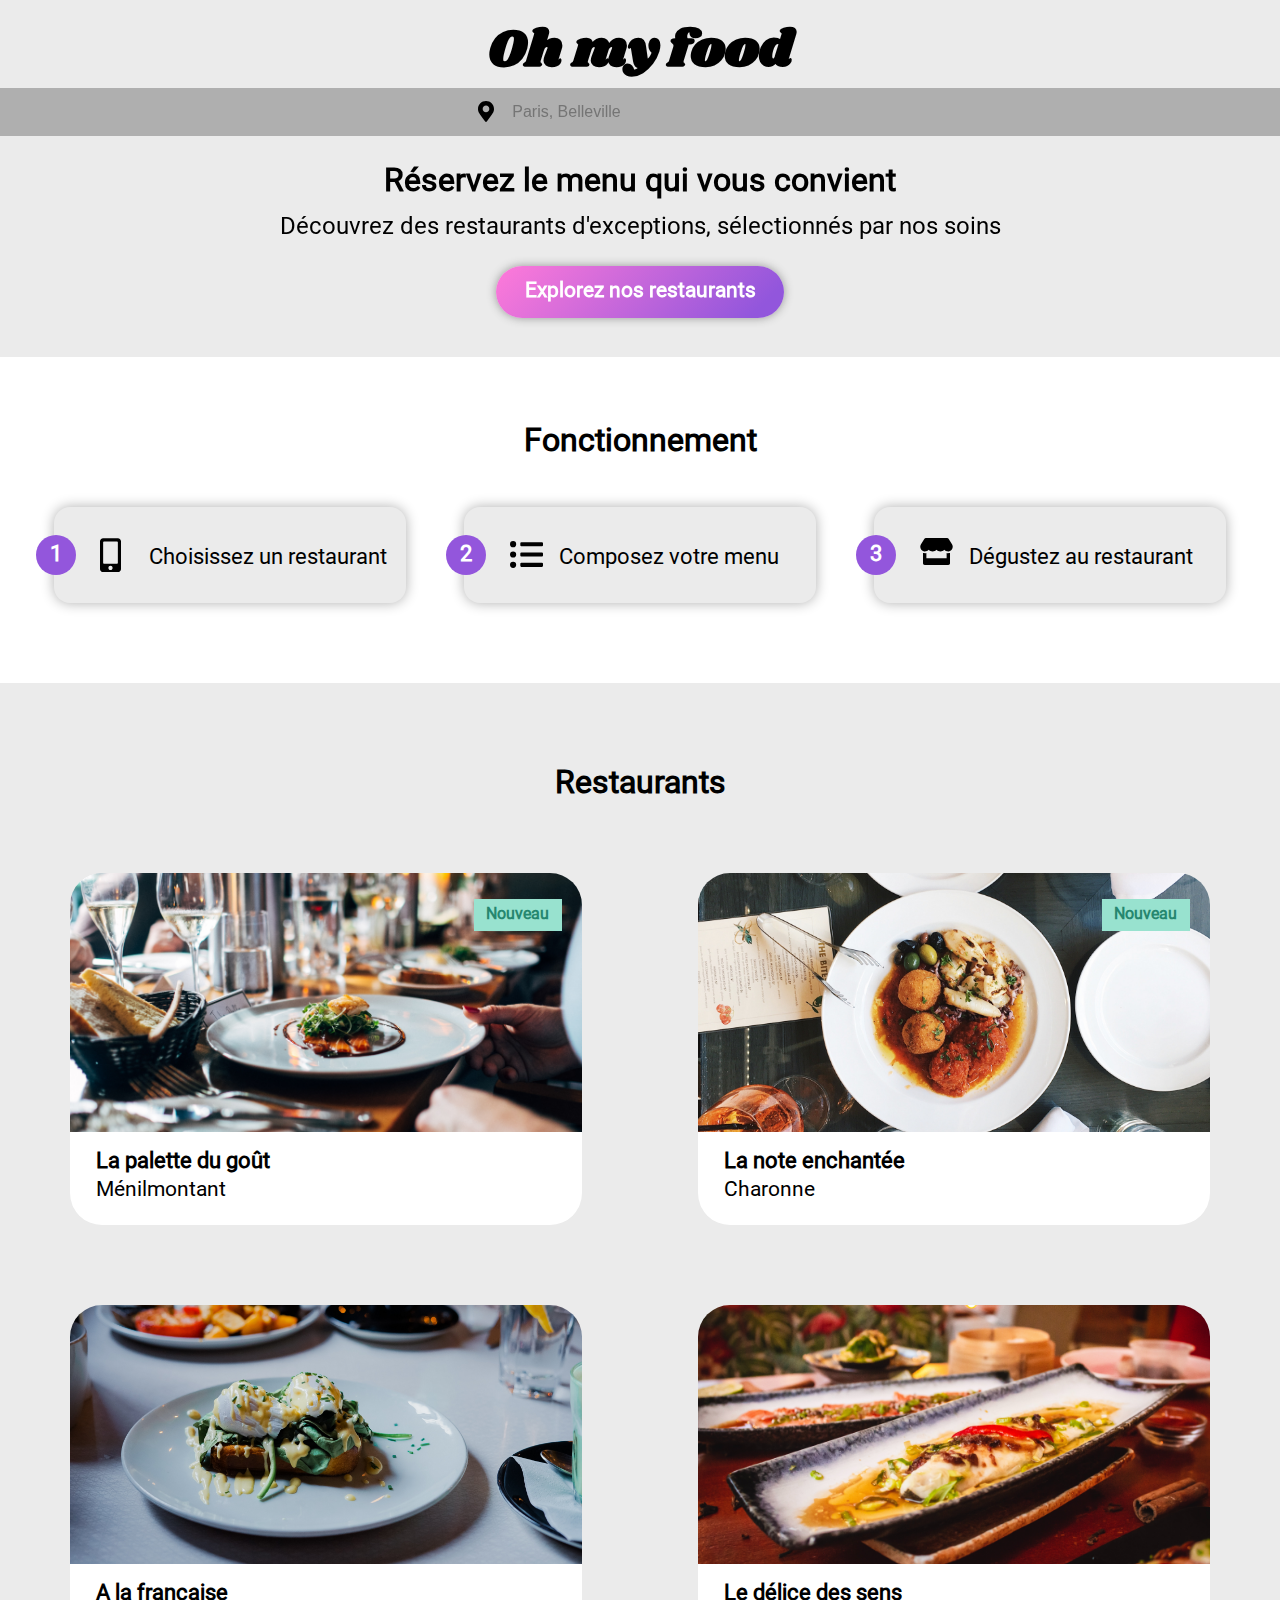
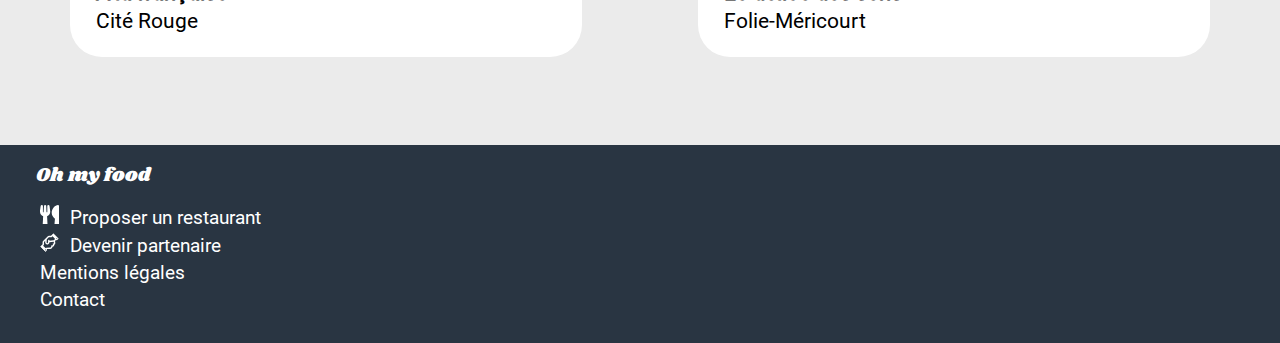
<file: index.html>
<!DOCTYPE html>
<html lang="fr">
<head>
    <meta charset="UTF-8">
    <meta http-equiv="X-UA-Compatible" content="IE=edge">
    <meta name="viewport" content="width=device-width, initial-scale=1.0">
    <link rel="stylesheet" href="https://use.fontawesome.com/releases/v5.15.3/css/all.css" integrity="sha384-SZXxX4whJ79/gErwcOYf+zWLeJdY/qpuqC4cAa9rOGUstPomtqpuNWT9wdPEn2fk" crossorigin="anonymous">
    <link rel="stylesheet" href="sass/main.css">
    <title>Accueil</title>
</head>
<body class="Accueil">
    <div class="conteneurPopUp">
        <div class="loadingspinner"></div>
    </div>
    <header class="header">
        <h1 class="header__logo">Oh my food</h1>
        <div class="header__localisation">
            <div class="header__localisation__icone"></div>
            <input class="header__localisation__champ" type="text" placeholder="Paris, Belleville">
        </div>
        <h2 class="header__titre1">Réservez le menu qui vous convient</h2>
        <h3 class="header__titre2">Découvrez des restaurants d'exceptions, sélectionnés par nos soins</h3>
        <div class="header__bouton">Explorez nos restaurants</div>
    </header>
    <section class="fonction">
        <h3 class="fonction__titre">Fonctionnement</h3>
        <article class="fonction__carte">
            <h4 class="fonction__carte__num">1</h4>
            <div class="fonction__carte__icone fonction__carte__icone--1"></div>
            <div class="fonction__carte__texte">Choisissez un restaurant</div>
        </article>
        <article class="fonction__carte">
            <h4 class="fonction__carte__num">2</h4>
            <div class="fonction__carte__icone fonction__carte__icone--2"></div>
            <div class="fonction__carte__texte">Composez votre menu</div>
        </article>
        <article class="fonction__carte">
            <h4 class="fonction__carte__num">3</h4>
            <div class="fonction__carte__icone fonction__carte__icone--3"></div>
            <div class="fonction__carte__texte">Dégustez au restaurant</div>
        </article>
    </section>
    <section class="resto">
        <h3 class="resto__titre">Restaurants</h3>
        <a href="menu_1.html" class="carte">
            <div class="carte__photo carte__photo--1">
                <div class="carte__photo__nouveau">Nouveau</div>
            </div>
            <div class="carte__nom">
                <p class="carte__nom__texte">La palette du goût</p>
                <div class="carte__nom__coeur">
                    <i class="far fa-heart"></i>
                    <i class="fas fa-heart"></i>        
                </div>    
            </div>
            <p class="carte__lieu">Ménilmontant</p>
        </a>
        <a href="menu_2.html" class="carte">
            <div class="carte__photo carte__photo--2">
                <div class="carte__photo__nouveau">Nouveau</div>
            </div>
            <div class="carte__nom">
                <p class="carte__nom__texte">La note enchantée</p>
                <div class="carte__nom__coeur">
                    <i class="far fa-heart"></i>
                    <i class="fas fa-heart"></i>        
                </div>    
            </div>
            <p class="carte__lieu">Charonne</p>
        </a>
        <a href="menu_3.html" class="carte">
            <div class="carte__photo carte__photo--3"></div>
            <div class="carte__nom">
                <p class="carte__nom__texte">A la française</p>
                <div class="carte__nom__coeur">
                    <i class="far fa-heart"></i>
                    <i class="fas fa-heart"></i>        
                </div>    
            </div>
            <p class="carte__lieu">Cité Rouge</p>
        </a>
        <a href="menu_4.html" class="carte">
            <div class="carte__photo carte__photo--4"></div>
            <div class="carte__nom">
                <p class="carte__nom__texte">Le délice des sens</p>
                <div class="carte__nom__coeur">
                    <i class="far fa-heart"></i>
                    <i class="fas fa-heart"></i>        
                </div>    
            </div>
            <p class="carte__lieu">Folie-Méricourt</p>
        </a>
    </section>
    <footer class="footer">
        <div class="footer__logo">Oh my food</div>
        <nav class="footer__navigation">
            <ul>
                <li>Proposer un restaurant</li>
                <li>Devenir partenaire</li>
                <li>Mentions légales</li>
                <li><a href="mailto:P3-10032021OhMyFood@orange.fr">Contact</a></li>
            </ul>
        </nav>
    </footer>
</body>
</html>
</file>
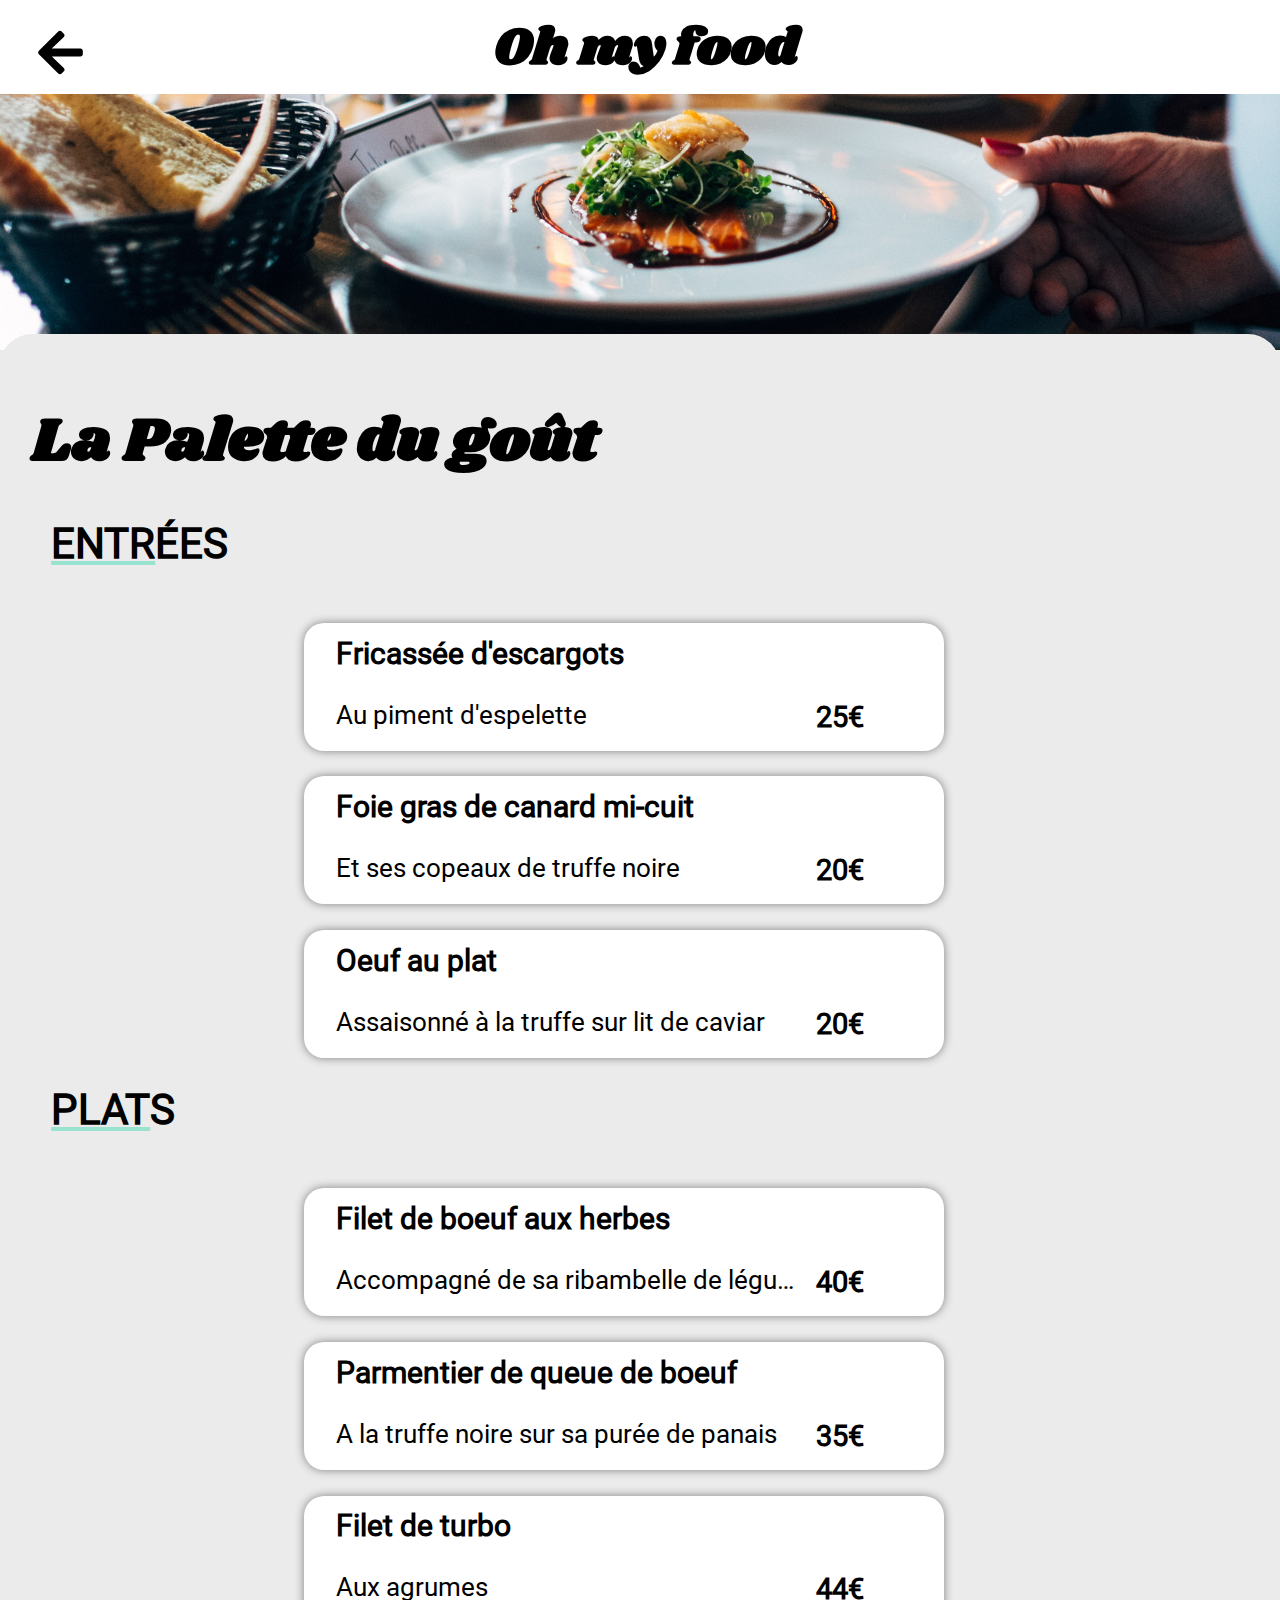
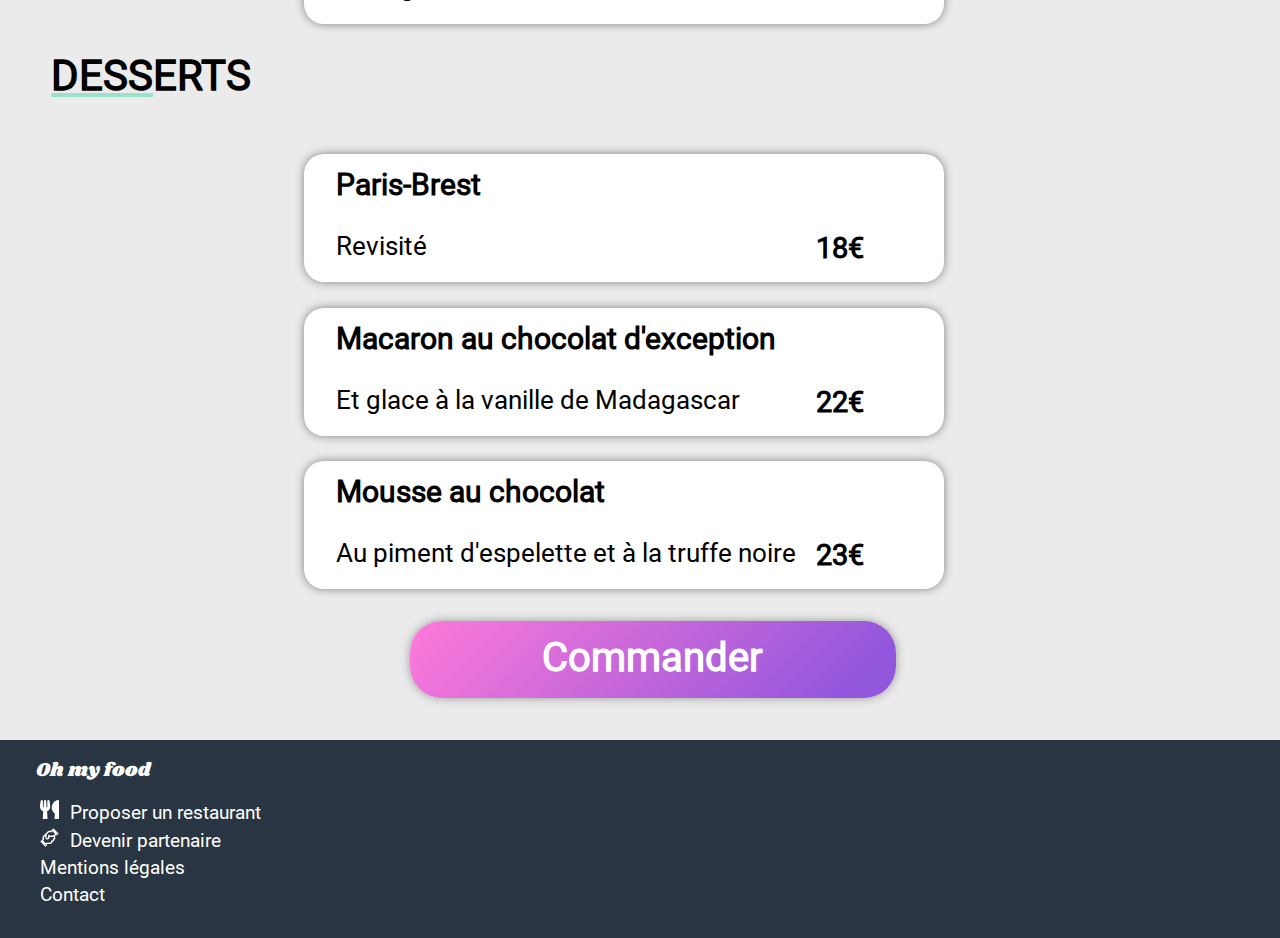
<file: menu_1.html>
<!DOCTYPE html>
<html lang="fr">
<head>
    <meta charset="UTF-8">
    <meta http-equiv="X-UA-Compatible" content="IE=edge">
    <meta name="viewport" content="width=device-width, initial-scale=1.0">
    <link rel="stylesheet" href="https://use.fontawesome.com/releases/v5.15.3/css/all.css" integrity="sha384-SZXxX4whJ79/gErwcOYf+zWLeJdY/qpuqC4cAa9rOGUstPomtqpuNWT9wdPEn2fk" crossorigin="anonymous">
    <link rel="stylesheet" href="sass/main.css">
    <title>La Palette du goût</title>
</head>
<body class="menu">
    <header class="menu__header">
        <a href="index.html" class="menu__header__iconeRetour"></a>
        <h1 class="menu__header__logo">Oh my food</h1>
        <div class="menu__header__photo--1"></div>
    </header>
    <div class="menu__titre">
        <h2>La Palette du goût</h2>
        <div class="coeur">
            <i class="far fa-heart"></i>
            <i class="fas fa-heart"></i>
        </div>
    </div>
    <section class="menu__entrees">
        <h3><span class="souligne">Entr</span>ées</h3>
        <div class="item item--A1">
            <input type="checkbox" id="Menu1_Item1">
            <label for="Menu1_Item1"></label>
            <p class="item__principal">Fricassée d'escargots</p>
            <p class="item__secondaire">Au piment d'espelette</p>
            <p class="item__prix">25€</p>
            <div class="item__encoche">
                <img src="public/img/icones/Encoche.svg" alt="">
            </div>
        </div>
        <div class="item item--A2">
            <input type="checkbox" id="Menu1_Item2">
            <label for="Menu1_Item2"></label>
            <p class="item__principal">Foie gras de canard mi-cuit</p>
            <p class="item__secondaire">Et ses copeaux de truffe noire</p>
            <p class="item__prix">20€</p>
            <div class="item__encoche">
                <img src="public/img/icones/Encoche.svg" alt="">
            </div>
        </div>
        <div class="item item--A3">
            <input type="checkbox" id="Menu1_Item3">
            <label for="Menu1_Item3"></label>
            <p class="item__principal">Oeuf au plat</p>
            <p class="item__secondaire">Assaisonné à la truffe sur lit de caviar</p>
            <p class="item__prix">20€</p>
            <div class="item__encoche">
                <img src="public/img/icones/Encoche.svg" alt="">
            </div>
        </div>
    </section>
    <section class="menu__plats">
        <h3><span class="souligne">Plat</span>s</h3>
        <div class="item item--A4">
            <input type="checkbox" id="Menu1_Item4">
            <label for="Menu1_Item4"></label>
            <p class="item__principal">Filet de boeuf aux herbes</p>
            <p class="item__secondaire">Accompagné de sa ribambelle de légumes</p>
            <p class="item__prix">40€</p>
            <div class="item__encoche">
                <img src="public/img/icones/Encoche.svg" alt="">
            </div>
        </div>
        <div class="item item--A5">
            <input type="checkbox" id="Menu1_Item5">
            <label for="Menu1_Item5"></label>
            <p class="item__principal">Parmentier de queue de boeuf</p>
            <p class="item__secondaire">A la truffe noire sur sa purée de panais</p>
            <p class="item__prix">35€</p>
            <div class="item__encoche">
                <img src="public/img/icones/Encoche.svg" alt="">
            </div>
        </div>
        <div class="item item--A6">
            <input type="checkbox" id="Menu1_Item6">
            <label for="Menu1_Item6"></label>
            <p class="item__principal">Filet de turbo</p>
            <p class="item__secondaire">Aux agrumes</p>
            <p class="item__prix">44€</p>
            <div class="item__encoche">
                <img src="public/img/icones/Encoche.svg" alt="">
            </div>
        </div>
    </section>
    <section class="menu__desserts">
        <h3><span class="souligne">Dess</span>erts</h3>
        <div class="item item--A7">
            <input type="checkbox" id="Menu1_Item7">
            <label for="Menu1_Item7"></label>
            <p class="item__principal">Paris-Brest</p>
            <p class="item__secondaire">Revisité</p>
            <p class="item__prix">18€</p>
            <div class="item__encoche">
                <img src="public/img/icones/Encoche.svg" alt="">
            </div>
        </div>
        <div class="item item--A8">
            <input type="checkbox" id="Menu1_Item8">
            <label for="Menu1_Item8"></label>
            <p class="item__principal">Macaron au chocolat d'exception</p>
            <p class="item__secondaire">Et glace à la vanille de Madagascar</p>
            <p class="item__prix">22€</p>
            <div class="item__encoche">
                <img src="public/img/icones/Encoche.svg" alt="">
            </div>
        </div>
        <div class="item item--A9">
            <input type="checkbox" id="Menu1_Item9">
            <label for="Menu1_Item9"></label>
            <p class="item__principal">Mousse au chocolat</p>
            <p class="item__secondaire">Au piment d'espelette et à la truffe noire</p>
            <p class="item__prix">23€</p>
            <div class="item__encoche">
                <img src="public/img/icones/Encoche.svg" alt="">
            </div>
        </div>
    </section>
    <div class="menu__commande">
        <div class="bouton">Commander</div>
    </div>
    <footer class="menu__footer">
        <div class="menu__footer__logo">Oh my food</div>
        <nav class="menu__footer__navigation">
            <ul>
                <li>Proposer un restaurant</li>
                <li>Devenir partenaire</li>
                <li>Mentions légales</li>
                <li><a href="mailto:P3-10032021OhMyFood@orange.fr">Contact</a></li>
            </ul>
        </nav>
    </footer>
</body>
</html>
</file>
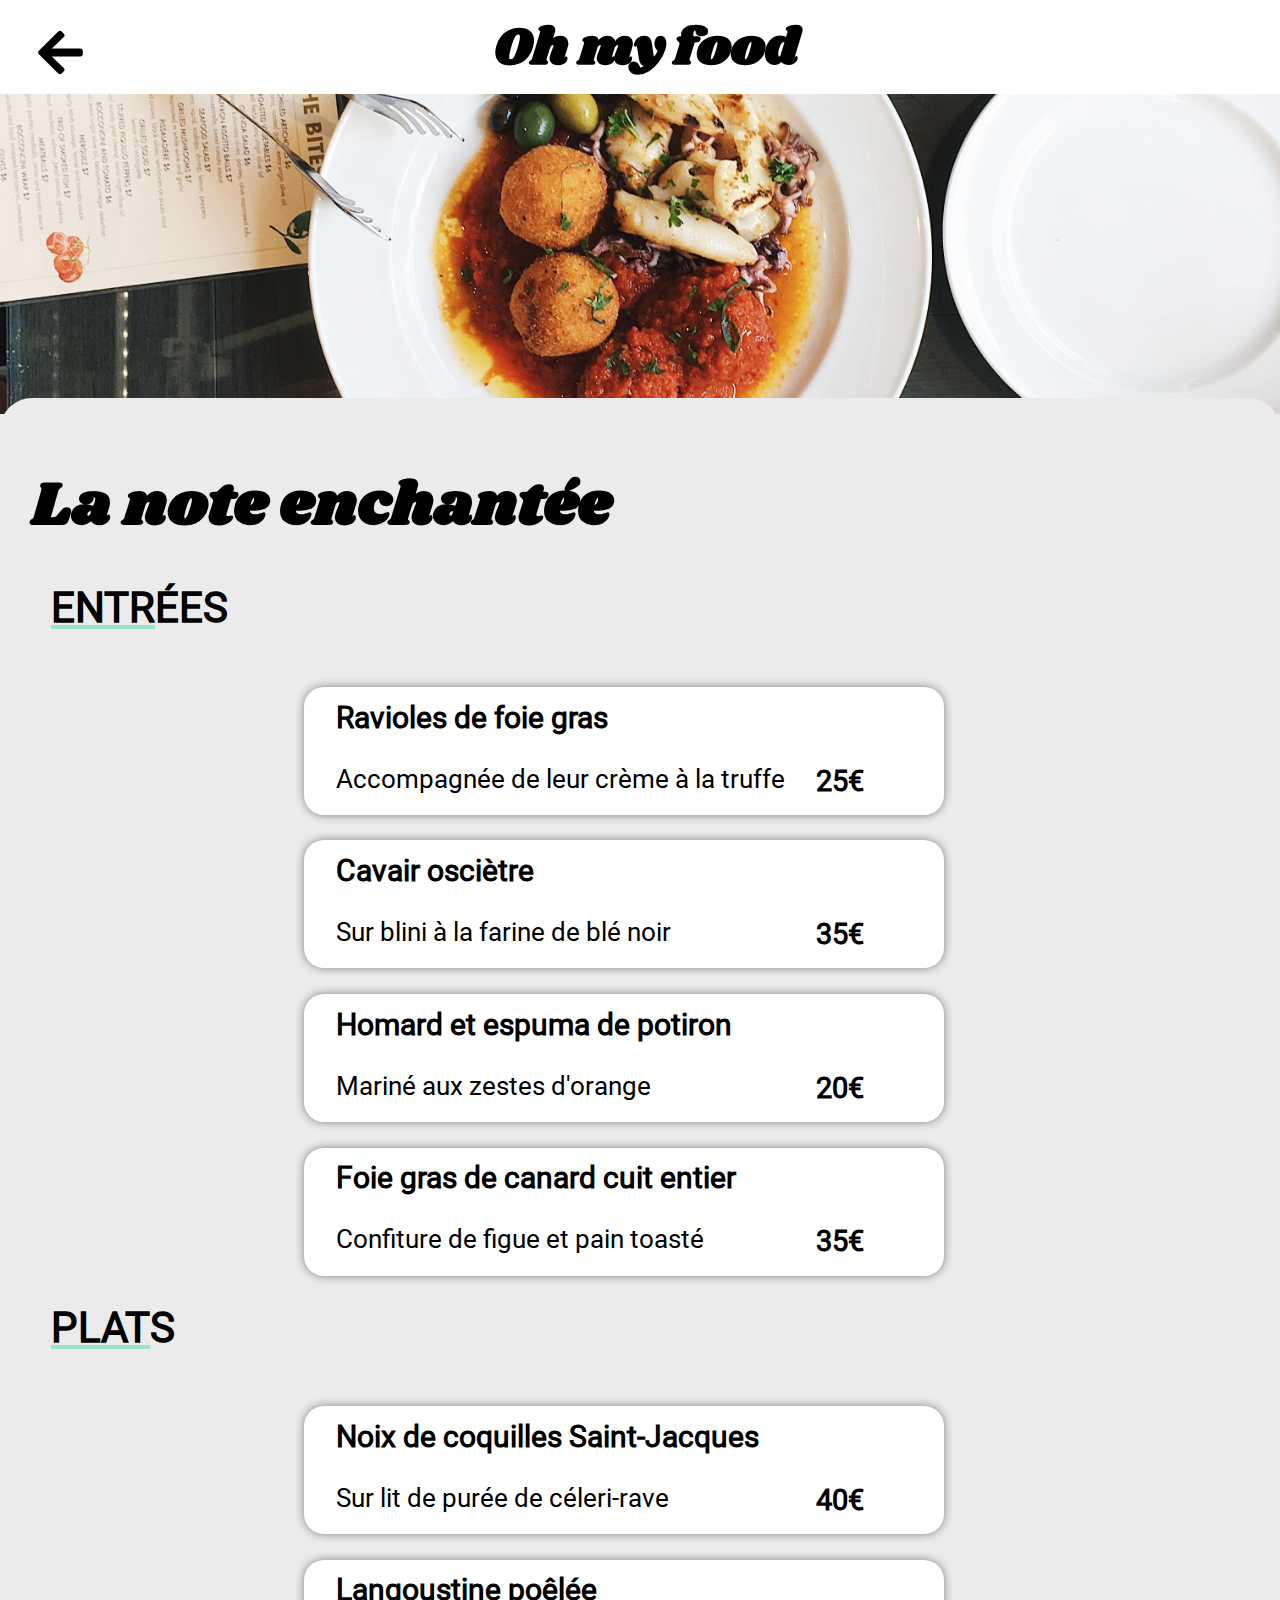
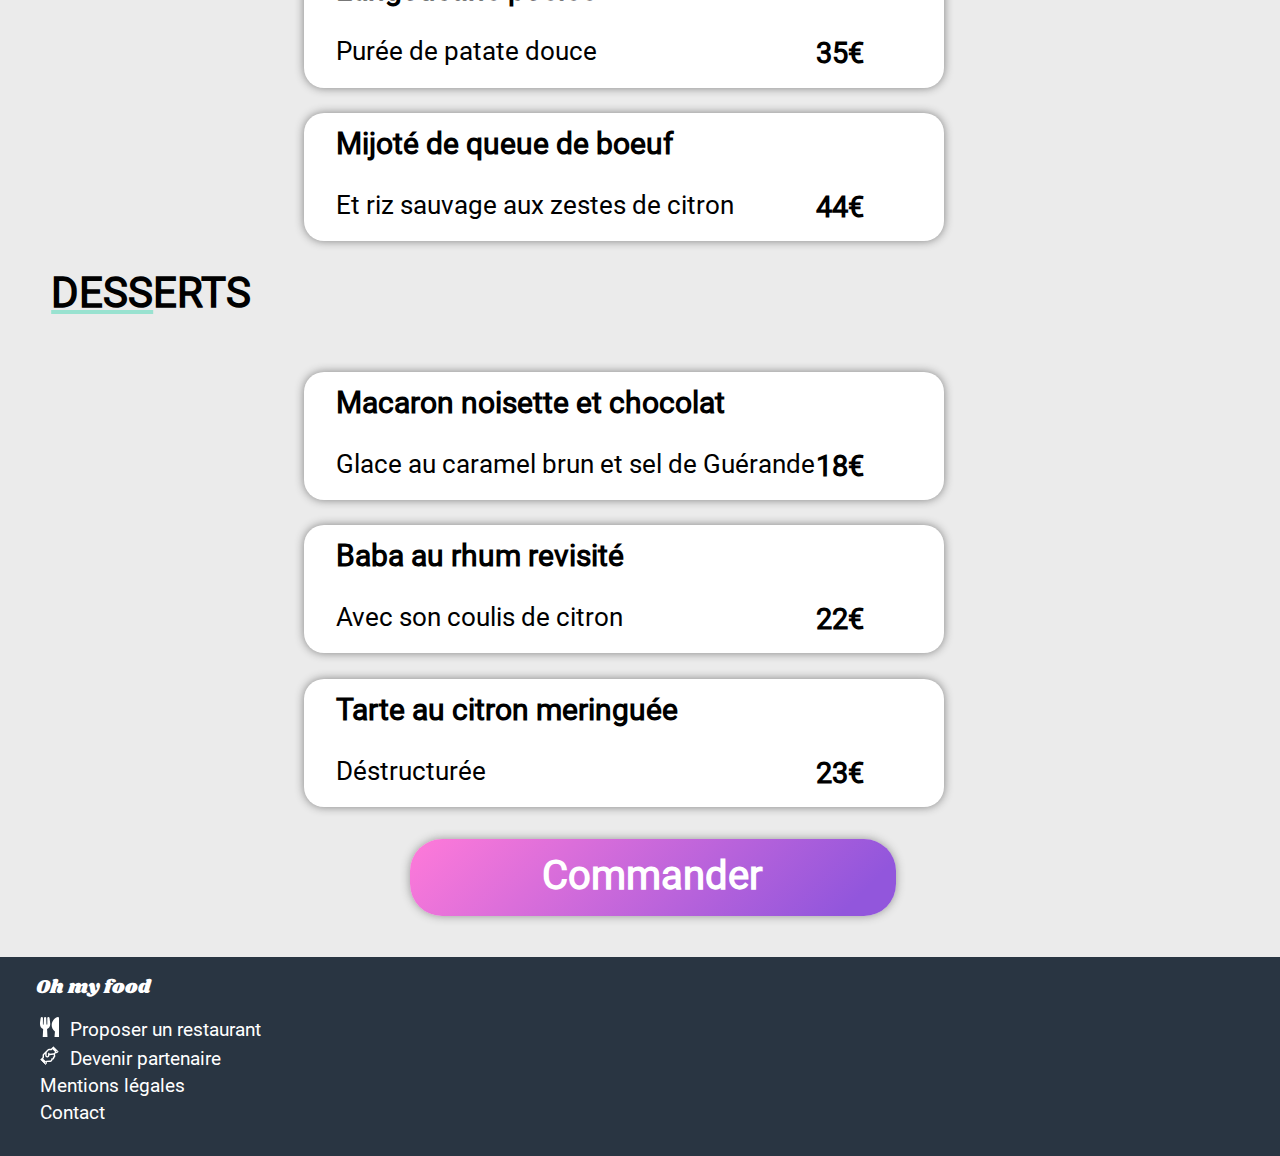
<file: menu_2.html>
<!DOCTYPE html>
<html lang="fr">
<head>
    <meta charset="UTF-8">
    <meta http-equiv="X-UA-Compatible" content="IE=edge">
    <meta name="viewport" content="width=device-width, initial-scale=1.0">
    <link rel="stylesheet" href="https://use.fontawesome.com/releases/v5.15.3/css/all.css" integrity="sha384-SZXxX4whJ79/gErwcOYf+zWLeJdY/qpuqC4cAa9rOGUstPomtqpuNWT9wdPEn2fk" crossorigin="anonymous">
    <link rel="stylesheet" href="sass/main.css">
    <title>La note enchantée</title>
</head>
<body class="menu">
    <header class="menu__header">
        <a href="index.html" class="menu__header__iconeRetour"></a>
        <h1 class="menu__header__logo">Oh my food</h1>
        <div class="menu__header__photo--2"></div>
    </header>
    <div class="menu__titre">
        <h2>La note enchantée</h2>
        <div class="coeur">
            <i class="far fa-heart"></i>
            <i class="fas fa-heart"></i>        
        </div>
    </div>
    <section class="menu__entrees">
        <h3><span class="souligne">Entr</span>ées</h3>
        <div class="item item--B1">
            <input type="checkbox" id="Menu2_Item1">
            <label for="Menu2_Item1"></label>
            <p class="item__principal">Ravioles de foie gras</p>
            <p class="item__secondaire">Accompagnée de leur crème à la truffe</p>
            <p class="item__prix">25€</p>
            <div class="item__encoche">
                <img src="public/img/icones/Encoche.svg" alt="">
            </div>
        </div>
        <div class="item item--B2">
            <input type="checkbox" id="Menu2_Item2">
            <label for="Menu2_Item2"></label>
            <p class="item__principal">Cavair osciètre</p>
            <p class="item__secondaire">Sur blini à la farine de blé noir</p>
            <p class="item__prix">35€</p>
            <div class="item__encoche">
                <img src="public/img/icones/Encoche.svg" alt="">
            </div>
        </div>
        <div class="item item--B3">
            <input type="checkbox" id="Menu2_Item3">
            <label for="Menu2_Item3"></label>
            <p class="item__principal">Homard et espuma de potiron</p>
            <p class="item__secondaire">Mariné aux zestes d'orange</p>
            <p class="item__prix">20€</p>
            <div class="item__encoche">
                <img src="public/img/icones/Encoche.svg" alt="">
            </div>
        </div>
        <div class="item item--B4">
            <input type="checkbox" id="Menu2_Item4">
            <label for="Menu2_Item4"></label>
            <p class="item__principal">Foie gras de canard cuit entier</p>
            <p class="item__secondaire">Confiture de figue et pain toasté</p>
            <p class="item__prix">35€</p>
            <div class="item__encoche">
                <img src="public/img/icones/Encoche.svg" alt="">
            </div>
        </div>
    </section>
    <section class="menu__plats">
        <h3><span class="souligne">Plat</span>s</h3>
        <div class="item item--B5">
            <input type="checkbox" id="Menu2_Item5">
            <label for="Menu2_Item5"></label>
            <p class="item__principal">Noix de coquilles Saint-Jacques</p>
            <p class="item__secondaire">Sur lit de purée de céleri-rave</p>
            <p class="item__prix">40€</p>
            <div class="item__encoche">
                <img src="public/img/icones/Encoche.svg" alt="">
            </div>
        </div>
        <div class="item item--B6">
            <input type="checkbox" id="Menu2_Item6">
            <label for="Menu2_Item6"></label>
            <p class="item__principal">Langoustine poêlée</p>
            <p class="item__secondaire">Purée de patate douce</p>
            <p class="item__prix">35€</p>
            <div class="item__encoche">
                <img src="public/img/icones/Encoche.svg" alt="">
            </div>
        </div>
        <div class="item item--B7">
            <input type="checkbox" id="Menu2_Item7">
            <label for="Menu2_Item7"></label>
            <p class="item__principal">Mijoté de queue de boeuf</p>
            <p class="item__secondaire">Et riz sauvage aux zestes de citron</p>
            <p class="item__prix">44€</p>
            <div class="item__encoche">
                <img src="public/img/icones/Encoche.svg" alt="">
            </div>
        </div>
    </section>
    <section class="menu__desserts">
        <h3><span class="souligne">Dess</span>erts</h3>
        <div class="item item--B8">
            <input type="checkbox" id="Menu2_Item8">
            <label for="Menu2_Item8"></label>
            <p class="item__principal">Macaron noisette et chocolat</p>
            <p class="item__secondaire">Glace au caramel brun et sel de Guérande</p>
            <p class="item__prix">18€</p>
            <div class="item__encoche">
                <img src="public/img/icones/Encoche.svg" alt="">
            </div>
        </div>
        <div class="item item--B9">
            <input type="checkbox" id="Menu2_Item9">
            <label for="Menu2_Item9"></label>
            <p class="item__principal">Baba au rhum revisité</p>
            <p class="item__secondaire">Avec son coulis de citron</p>
            <p class="item__prix">22€</p>
            <div class="item__encoche">
                <img src="public/img/icones/Encoche.svg" alt="">
            </div>
        </div>
        <div class="item item--B10">
            <input type="checkbox" id="Menu2_Item10">
            <label for="Menu2_Item10"></label>
            <p class="item__principal">Tarte au citron meringuée</p>
            <p class="item__secondaire">Déstructurée</p>
            <p class="item__prix">23€</p>
            <div class="item__encoche">
                <img src="public/img/icones/Encoche.svg" alt="">
            </div>
        </div>
    </section>
    <div class="menu__commande">
        <div class="bouton">Commander</div>
    </div>
    <footer class="menu__footer">
        <div class="menu__footer__logo">Oh my food</div>
        <nav class="menu__footer__navigation">
            <ul>
                <li>Proposer un restaurant</li>
                <li>Devenir partenaire</li>
                <li>Mentions légales</li>
                <li><a href="mailto:P3-10032021OhMyFood@orange.fr">Contact</a></li>
            </ul>
        </nav>
    </footer>
</body>
</html>
</file>
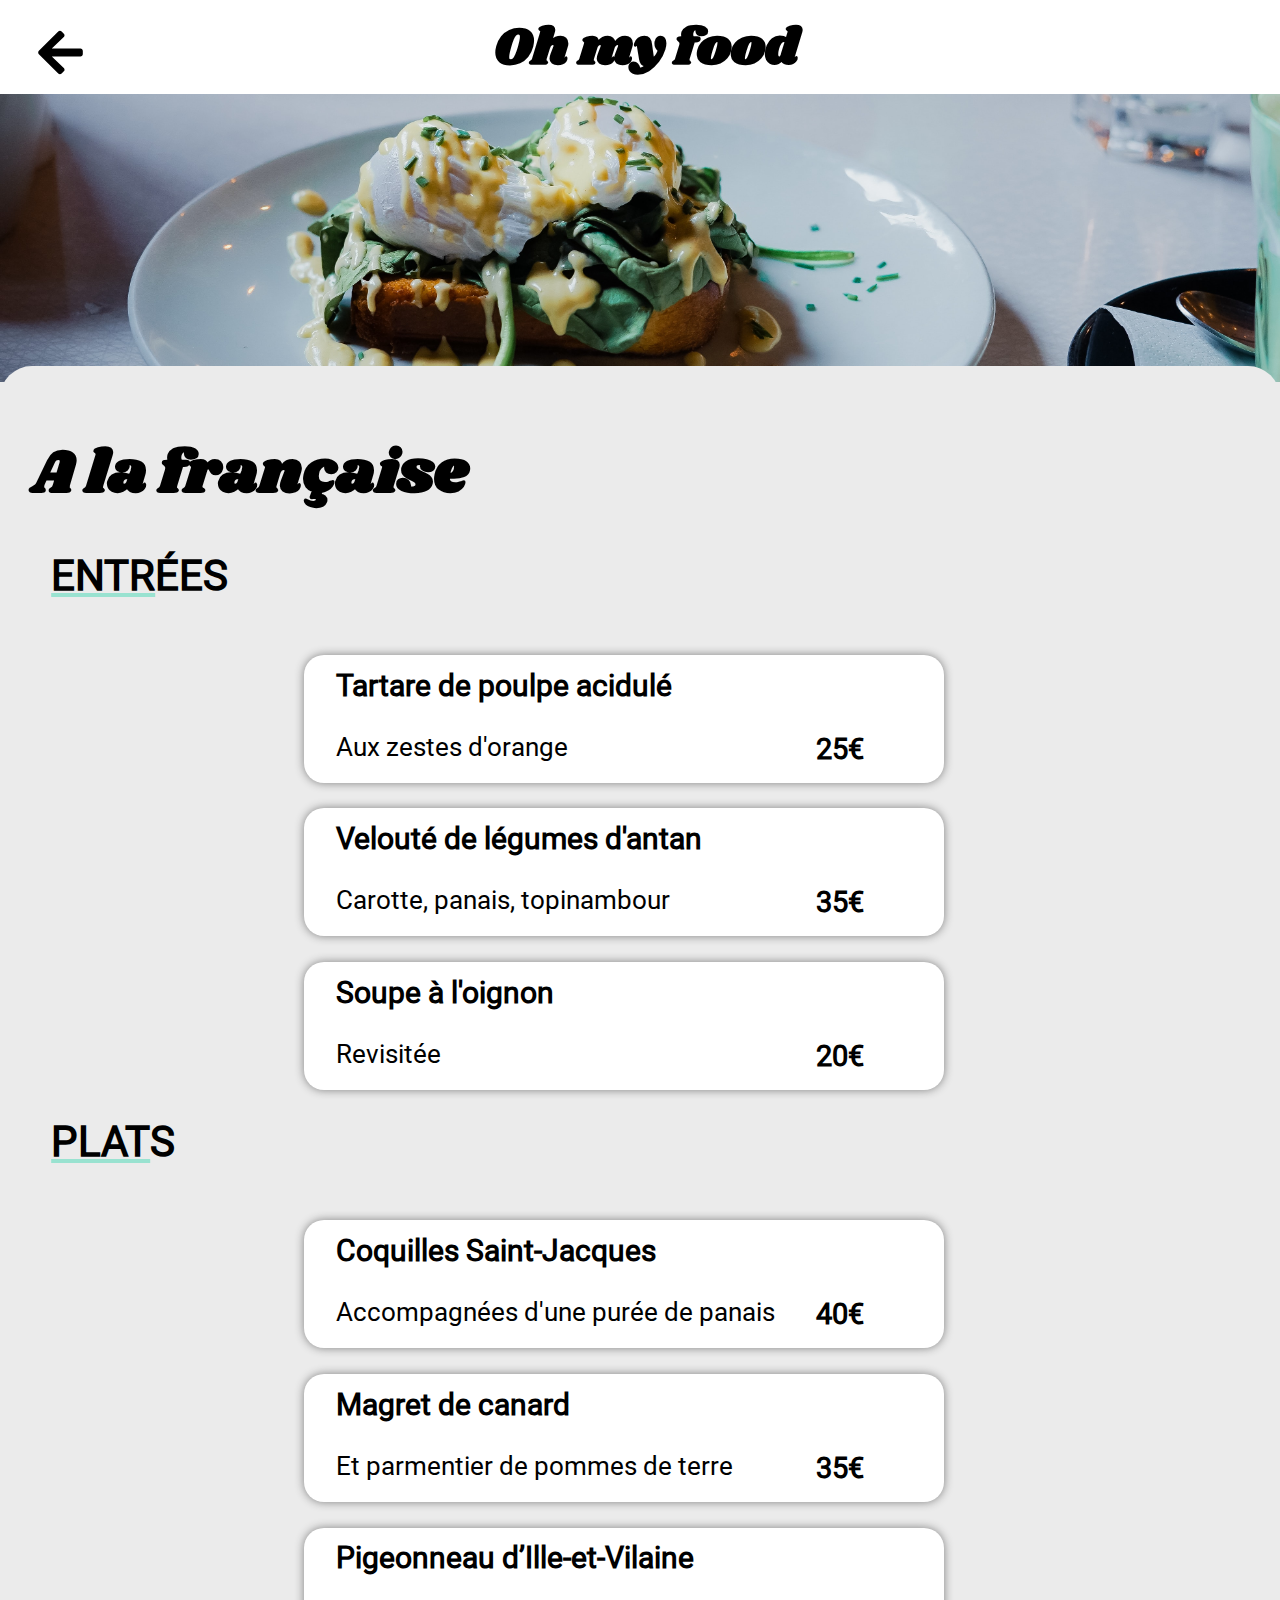
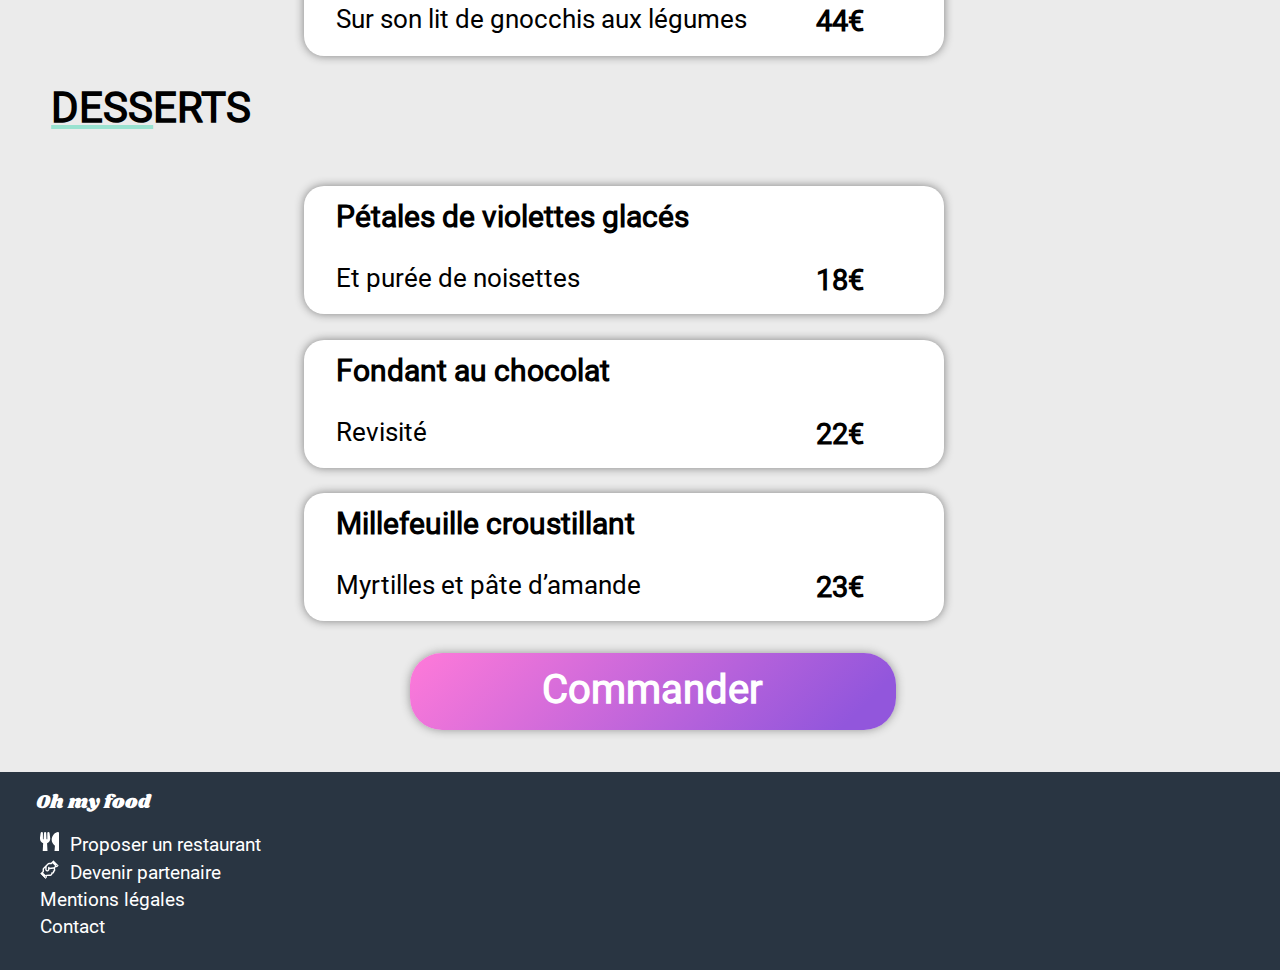
<file: menu_3.html>
<!DOCTYPE html>
<html lang="fr">
<head>
    <meta charset="UTF-8">
    <meta http-equiv="X-UA-Compatible" content="IE=edge">
    <meta name="viewport" content="width=device-width, initial-scale=1.0">
    <link rel="stylesheet" href="https://use.fontawesome.com/releases/v5.15.3/css/all.css" integrity="sha384-SZXxX4whJ79/gErwcOYf+zWLeJdY/qpuqC4cAa9rOGUstPomtqpuNWT9wdPEn2fk" crossorigin="anonymous">
    <link rel="stylesheet" href="sass/main.css">
    <title>A la française</title>
</head>
<body class="menu">
    <header class="menu__header">
        <a href="index.html" class="menu__header__iconeRetour"></a>
        <h1 class="menu__header__logo">Oh my food</h1>
        <div class="menu__header__photo--3">
        </div>
    </header>
    <div class="menu__titre">
        <h2>A la française</h2>
        <div class="coeur">
            <i class="far fa-heart"></i>
            <i class="fas fa-heart"></i>        
        </div>
    </div>
    <section class="menu__entrees">
        <h3><span class="souligne">Entr</span>ées</h3>
        <div class="item item--C1">
            <input type="checkbox" id="Menu3_Item1">
            <label for="Menu3_Item1"></label>
            <p class="item__principal">Tartare de poulpe acidulé</p>
            <p class="item__secondaire">Aux zestes d'orange</p>
            <p class="item__prix">25€</p>
            <div class="item__encoche">
                <img src="public/img/icones/Encoche.svg" alt="">
            </div>
        </div>
        <div class="item item--C2">
            <input type="checkbox" id="Menu3_Item2">
            <label for="Menu3_Item2"></label>
            <p class="item__principal">Velouté de légumes d'antan</p>
            <p class="item__secondaire">Carotte, panais, topinambour</p>
            <p class="item__prix">35€</p>
            <div class="item__encoche">
                <img src="public/img/icones/Encoche.svg" alt="">
            </div>
        </div>
        <div class="item item--C3">
            <input type="checkbox" id="Menu3_Item3">
            <label for="Menu3_Item3"></label>
            <p class="item__principal">Soupe à l'oignon</p>
            <p class="item__secondaire">Revisitée</p>
            <p class="item__prix">20€</p>
            <div class="item__encoche">
                <img src="public/img/icones/Encoche.svg" alt="">
            </div>
        </div>
    </section>
    <section class="menu__plats">
        <h3><span class="souligne">Plat</span>s</h3>
        <div class="item item--C4">
            <input type="checkbox" id="Menu3_Item4">
            <label for="Menu3_Item4"></label>
            <p class="item__principal">Coquilles Saint-Jacques</p>
            <p class="item__secondaire">Accompagnées d'une purée de panais</p>
            <p class="item__prix">40€</p>
            <div class="item__encoche">
                <img src="public/img/icones/Encoche.svg" alt="">
            </div>
        </div>
        <div class="item item--C5">
            <input type="checkbox" id="Menu3_Item5">
            <label for="Menu3_Item5"></label>
            <p class="item__principal">Magret de canard</p>
            <p class="item__secondaire">Et parmentier de pommes de terre</p>
            <p class="item__prix">35€</p>
            <div class="item__encoche">
                <img src="public/img/icones/Encoche.svg" alt="">
            </div>
        </div>
        <div class="item item--C6">
            <input type="checkbox" id="Menu3_Item6">
            <label for="Menu3_Item6"></label>
            <p class="item__principal">Pigeonneau d’Ille-et-Vilaine</p>
            <p class="item__secondaire">Sur son lit de gnocchis aux légumes</p>
            <p class="item__prix">44€</p>
            <div class="item__encoche">
                <img src="public/img/icones/Encoche.svg" alt="">
            </div>
        </div>
    </section>
    <section class="menu__desserts">
        <h3><span class="souligne">Dess</span>erts</h3>
        <div class="item item--C7">
            <input type="checkbox" id="Menu3_Item7">
            <label for="Menu3_Item7"></label>
            <p class="item__principal">Pétales de violettes glacés</p>
            <p class="item__secondaire">Et purée de noisettes</p>
            <p class="item__prix">18€</p>
            <div class="item__encoche">
                <img src="public/img/icones/Encoche.svg" alt="">
            </div>
        </div>
        <div class="item item--C8">
            <input type="checkbox" id="Menu3_Item8">
            <label for="Menu3_Item8"></label>
            <p class="item__principal">Fondant au chocolat</p>
            <p class="item__secondaire">Revisité</p>
            <p class="item__prix">22€</p>
            <div class="item__encoche">
                <img src="public/img/icones/Encoche.svg" alt="">
            </div>
        </div>
        <div class="item item--C9">
            <input type="checkbox" id="Menu3_Item9">
            <label for="Menu3_Item9"></label>
            <p class="item__principal">Millefeuille croustillant</p>
            <p class="item__secondaire">Myrtilles et pâte d’amande</p>
            <p class="item__prix">23€</p>
            <div class="item__encoche">
                <img src="public/img/icones/Encoche.svg" alt="">
            </div>
        </div>
    </section>
    <div class="menu__commande">
        <div class="bouton">Commander</div>
    </div>
    <footer class="menu__footer">
        <div class="menu__footer__logo">Oh my food</div>
        <nav class="menu__footer__navigation">
            <ul>
                <li>Proposer un restaurant</li>
                <li>Devenir partenaire</li>
                <li>Mentions légales</li>
                <li><a href="mailto:P3-10032021OhMyFood@orange.fr">Contact</a></li>
            </ul>
        </nav>
    </footer>
</body>
</html>
</file>
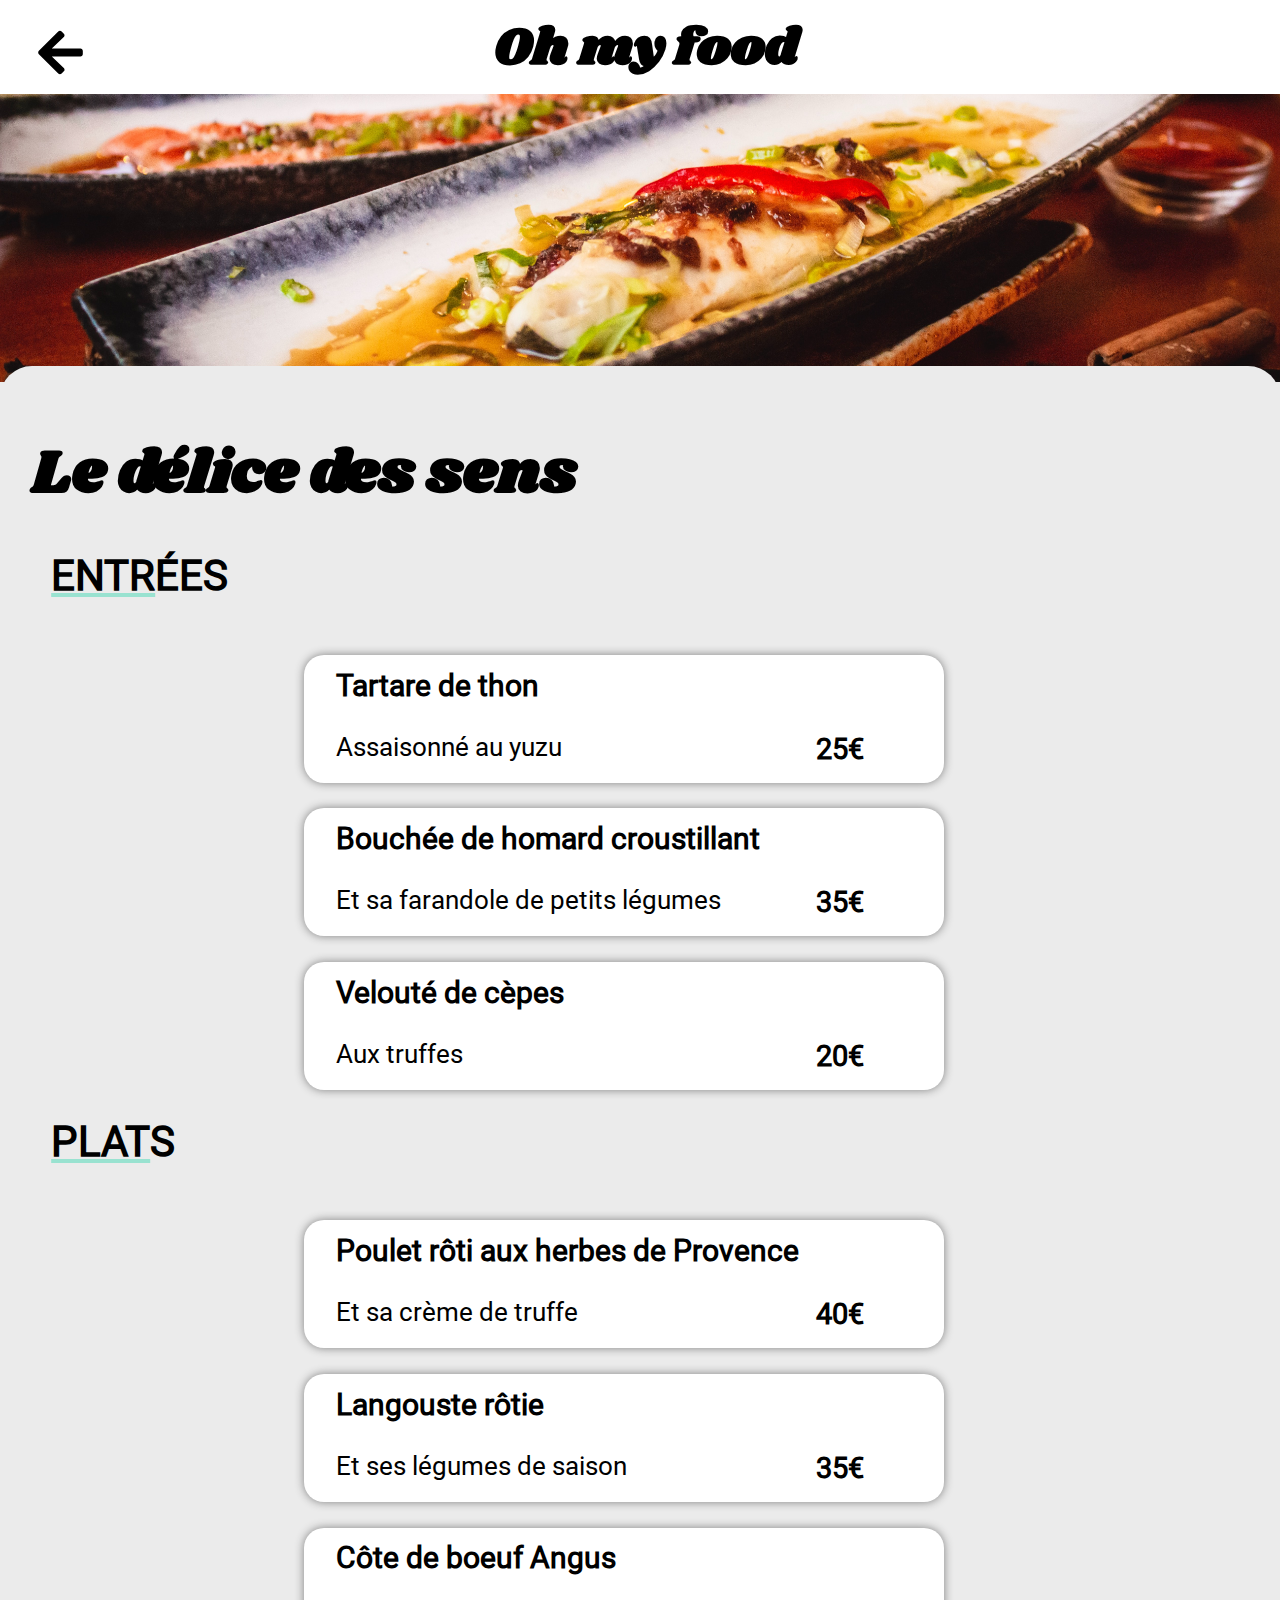
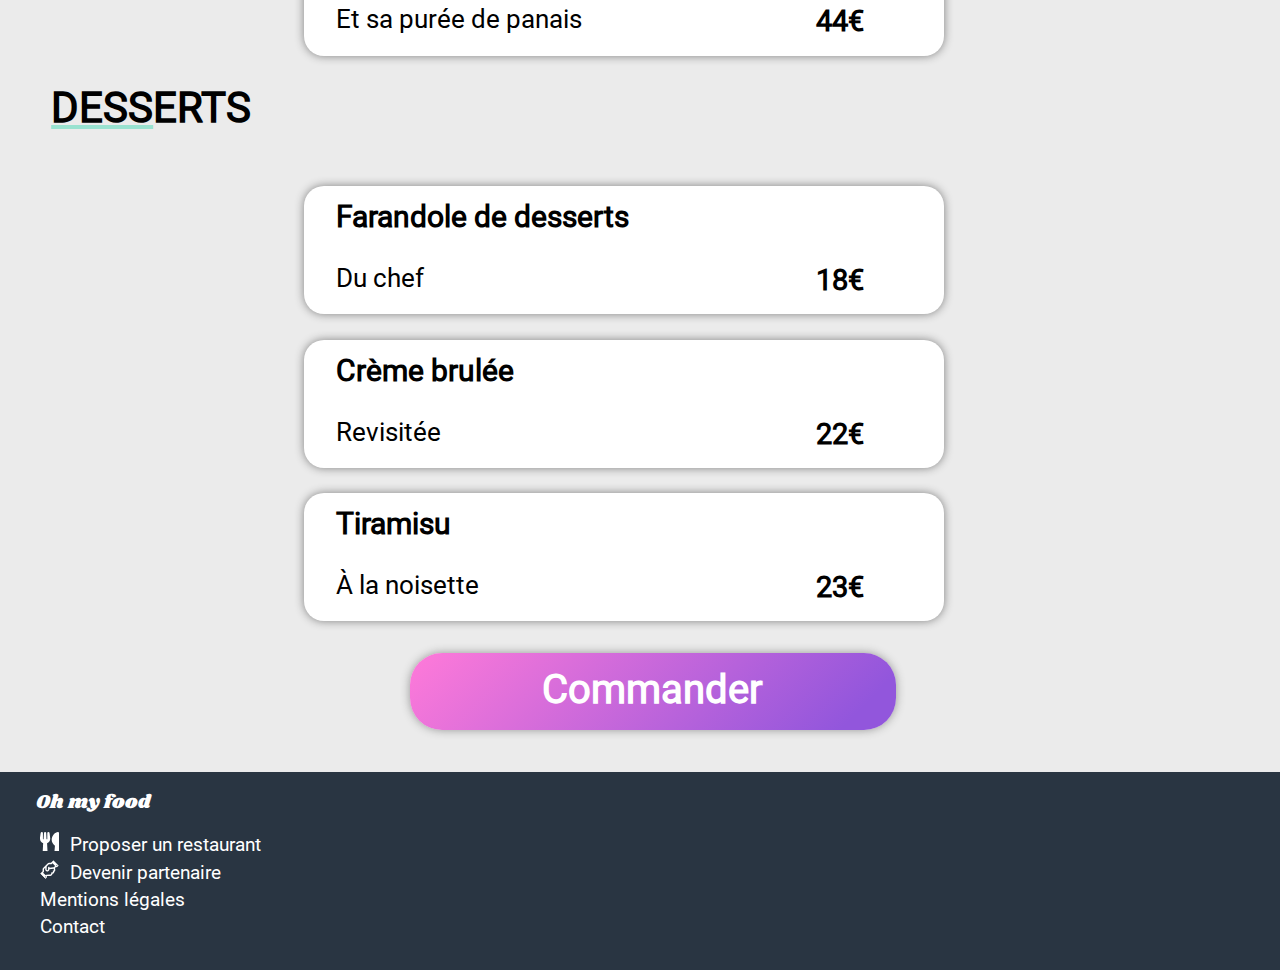
<file: menu_4.html>
<!DOCTYPE html>
<html lang="fr">
<head>
    <meta charset="UTF-8">
    <meta http-equiv="X-UA-Compatible" content="IE=edge">
    <meta name="viewport" content="width=device-width, initial-scale=1.0">
    <link rel="stylesheet" href="https://use.fontawesome.com/releases/v5.15.3/css/all.css" integrity="sha384-SZXxX4whJ79/gErwcOYf+zWLeJdY/qpuqC4cAa9rOGUstPomtqpuNWT9wdPEn2fk" crossorigin="anonymous">
    <link rel="stylesheet" href="sass/main.css">
    <title>Le délice des sens</title>
</head>
<body class="menu">
    <header class="menu__header">
        <a href="index.html" class="menu__header__iconeRetour"></a>
        <h1 class="menu__header__logo">Oh my food</h1>
        <div class="menu__header__photo--4"></div>
    </header>
    <div class="menu__titre">
        <h2>Le délice des sens</h2>
        <div class="coeur">
            <i class="far fa-heart"></i>
            <i class="fas fa-heart"></i>        
        </div>
    </div>
    <section class="menu__entrees">
        <h3><span class="souligne">Entr</span>ées</h3>
        <div class="item item--D1">
            <input type="checkbox" id="Menu4_Item1">
            <label for="Menu4_Item1"></label>
            <p class="item__principal">Tartare de thon</p>
            <p class="item__secondaire">Assaisonné au yuzu</p>
            <p class="item__prix">25€</p>
            <div class="item__encoche">
                <img src="public/img/icones/Encoche.svg" alt="">
            </div>
        </div>
        <div class="item item--D2">
            <input type="checkbox" id="Menu4_Item2">
            <label for="Menu4_Item2"></label>
            <p class="item__principal">Bouchée de homard croustillant</p>
            <p class="item__secondaire">Et sa farandole de petits légumes</p>
            <p class="item__prix">35€</p>
            <div class="item__encoche">
                <img src="public/img/icones/Encoche.svg" alt="">
            </div>
        </div>
        <div class="item item--D3">
            <input type="checkbox" id="Menu4_Item3">
            <label for="Menu4_Item3"></label>
            <p class="item__principal">Velouté de cèpes</p>
            <p class="item__secondaire">Aux truffes</p>
            <p class="item__prix">20€</p>
            <div class="item__encoche">
                <img src="public/img/icones/Encoche.svg" alt="">
            </div>
        </div>
    </section>
    <section class="menu__plats">
        <h3><span class="souligne">Plat</span>s</h3>
        <div class="item item--D4">
            <input type="checkbox" id="Menu4_Item4">
            <label for="Menu4_Item4"></label>
            <p class="item__principal">Poulet rôti aux herbes de Provence</p>
            <p class="item__secondaire">Et sa crème de truffe</p>
            <p class="item__prix">40€</p>
            <div class="item__encoche">
                <img src="public/img/icones/Encoche.svg" alt="">
            </div>
        </div>
        <div class="item item--D5">
            <input type="checkbox" id="Menu4_Item5">
            <label for="Menu4_Item5"></label>
            <p class="item__principal">Langouste rôtie </p>
            <p class="item__secondaire">Et ses légumes de saison</p>
            <p class="item__prix">35€</p>
            <div class="item__encoche">
                <img src="public/img/icones/Encoche.svg" alt="">
            </div>
        </div>
        <div class="item item--D6">
            <input type="checkbox" id="Menu4_Item6">
            <label for="Menu4_Item6"></label>
            <p class="item__principal">Côte de boeuf Angus</p>
            <p class="item__secondaire">Et sa purée de panais</p>
            <p class="item__prix">44€</p>
            <div class="item__encoche">
                <img src="public/img/icones/Encoche.svg" alt="">
            </div>
        </div>
    </section>
    <section class="menu__desserts">
        <h3><span class="souligne">Dess</span>erts</h3>
        <div class="item item--D7">
            <input type="checkbox" id="Menu4_Item7">
            <label for="Menu4_Item7"></label>
            <p class="item__principal">Farandole de desserts</p>
            <p class="item__secondaire">Du chef</p>
            <p class="item__prix">18€</p>
            <div class="item__encoche">
                <img src="public/img/icones/Encoche.svg" alt="">
            </div>
        </div>
        <div class="item item--D8">
            <input type="checkbox" id="Menu4_Item8">
            <label for="Menu4_Item8"></label>
            <p class="item__principal">Crème brulée</p>
            <p class="item__secondaire">Revisitée</p>
            <p class="item__prix">22€</p>
            <div class="item__encoche">
                <img src="public/img/icones/Encoche.svg" alt="">
            </div>
        </div>
        <div class="item item--D9">
            <input type="checkbox" id="Menu4_Item9">
            <label for="Menu4_Item9"></label>
            <p class="item__principal">Tiramisu</p>
            <p class="item__secondaire">À la noisette</p>
            <p class="item__prix">23€</p>
            <div class="item__encoche">
                <img src="public/img/icones/Encoche.svg" alt="">
            </div>
        </div>
    </section>
    <div class="menu__commande">
        <div class="bouton">Commander</div>
    </div>
    <footer class="menu__footer">
        <div class="menu__footer__logo">Oh my food</div>
        <nav class="menu__footer__navigation">
            <ul>
                <li>Proposer un restaurant</li>
                <li>Devenir partenaire</li>
                <li>Mentions légales</li>
                <li><a href="mailto:P3-10032021OhMyFood@orange.fr">Contact</a></li>
            </ul>
        </nav>
    </footer>
</body>
</html>
</file>
<file: sass/main.css>
@font-face {
  font-family: 'Roboto';
  src: url("../public/fonts/Roboto-Regular.ttf") format("truetype");
}

@font-face {
  font-family: 'Shrikhand';
  src: url("../public/fonts/Shrikhand-Regular.ttf") format("truetype");
}

@-webkit-keyframes Rotation {
  0% {
    -webkit-transform: rotate(0deg);
            transform: rotate(0deg);
  }
  10% {
    -webkit-transform: rotate(40deg);
            transform: rotate(40deg);
  }
  20% {
    -webkit-transform: rotate(80deg);
            transform: rotate(80deg);
  }
  30% {
    -webkit-transform: rotate(120deg);
            transform: rotate(120deg);
  }
  40% {
    -webkit-transform: rotate(160deg);
            transform: rotate(160deg);
  }
  50% {
    -webkit-transform: rotate(200deg);
            transform: rotate(200deg);
  }
  60% {
    -webkit-transform: rotate(240deg);
            transform: rotate(240deg);
  }
  70% {
    -webkit-transform: rotate(280deg);
            transform: rotate(280deg);
  }
  80% {
    -webkit-transform: rotate(320deg);
            transform: rotate(320deg);
  }
  90% {
    -webkit-transform: rotate(360deg);
            transform: rotate(360deg);
  }
  100% {
    -webkit-transform: rotate(360deg);
            transform: rotate(360deg);
  }
}

@keyframes Rotation {
  0% {
    -webkit-transform: rotate(0deg);
            transform: rotate(0deg);
  }
  10% {
    -webkit-transform: rotate(40deg);
            transform: rotate(40deg);
  }
  20% {
    -webkit-transform: rotate(80deg);
            transform: rotate(80deg);
  }
  30% {
    -webkit-transform: rotate(120deg);
            transform: rotate(120deg);
  }
  40% {
    -webkit-transform: rotate(160deg);
            transform: rotate(160deg);
  }
  50% {
    -webkit-transform: rotate(200deg);
            transform: rotate(200deg);
  }
  60% {
    -webkit-transform: rotate(240deg);
            transform: rotate(240deg);
  }
  70% {
    -webkit-transform: rotate(280deg);
            transform: rotate(280deg);
  }
  80% {
    -webkit-transform: rotate(320deg);
            transform: rotate(320deg);
  }
  90% {
    -webkit-transform: rotate(360deg);
            transform: rotate(360deg);
  }
  100% {
    -webkit-transform: rotate(360deg);
            transform: rotate(360deg);
  }
}

@-webkit-keyframes Deroulement {
  0% {
    opacity: 0;
    margin-top: 10px;
  }
  100% {
    opacity: 1;
    margin-top: 0px;
  }
}

@keyframes Deroulement {
  0% {
    opacity: 0;
    margin-top: 10px;
  }
  100% {
    opacity: 1;
    margin-top: 0px;
  }
}

@-webkit-keyframes PopUp {
  0% {
    -webkit-transform: scale(1);
            transform: scale(1);
    z-index: 1;
  }
  99% {
    -webkit-transform: scale(1);
            transform: scale(1);
    z-index: 1;
  }
  100% {
    -webkit-transform: scale(0);
            transform: scale(0);
    z-index: 0;
  }
}

@keyframes PopUp {
  0% {
    -webkit-transform: scale(1);
            transform: scale(1);
    z-index: 1;
  }
  99% {
    -webkit-transform: scale(1);
            transform: scale(1);
    z-index: 1;
  }
  100% {
    -webkit-transform: scale(0);
            transform: scale(0);
    z-index: 0;
  }
}

@-webkit-keyframes Chargement {
  0% {
    visibility: visible;
    -webkit-transform: scale(2.5);
            transform: scale(2.5);
    opacity: 1;
  }
  3% {
    -webkit-transform: rotate(11.25deg) scale(2.4);
            transform: rotate(11.25deg) scale(2.4);
    opacity: 1;
  }
  6% {
    -webkit-transform: rotate(22.5deg) scale(2.3);
            transform: rotate(22.5deg) scale(2.3);
    opacity: 1;
  }
  9% {
    -webkit-transform: rotate(33.75deg) scale(2.2);
            transform: rotate(33.75deg) scale(2.2);
    opacity: 1;
  }
  12% {
    -webkit-transform: rotate(45deg) scale(2.1);
            transform: rotate(45deg) scale(2.1);
    opacity: 1;
  }
  15% {
    -webkit-transform: rotate(56.25deg) scale(2);
            transform: rotate(56.25deg) scale(2);
    opacity: 1;
  }
  18% {
    -webkit-transform: rotate(67.5deg) scale(2);
            transform: rotate(67.5deg) scale(2);
    opacity: 1;
  }
  21% {
    -webkit-transform: rotate(78.75deg) scale(2);
            transform: rotate(78.75deg) scale(2);
    opacity: 1;
  }
  24% {
    -webkit-transform: rotate(90deg) scale(2);
            transform: rotate(90deg) scale(2);
    opacity: 1;
  }
  27% {
    -webkit-transform: rotate(101.25deg) scale(2);
            transform: rotate(101.25deg) scale(2);
    opacity: 0.95;
  }
  30% {
    -webkit-transform: rotate(123.75deg) scale(2);
            transform: rotate(123.75deg) scale(2);
    opacity: 0.95;
  }
  33% {
    -webkit-transform: rotate(135deg) scale(2);
            transform: rotate(135deg) scale(2);
    opacity: 0.95;
  }
  36% {
    -webkit-transform: rotate(146.25deg) scale(2);
            transform: rotate(146.25deg) scale(2);
    opacity: 0.95;
  }
  39% {
    -webkit-transform: rotate(157.5deg) scale(2);
            transform: rotate(157.5deg) scale(2);
    opacity: 0.90;
  }
  42% {
    -webkit-transform: rotate(168.75deg) scale(2);
            transform: rotate(168.75deg) scale(2);
    opacity: 0.90;
  }
  45% {
    -webkit-transform: rotate(180deg) scale(2);
            transform: rotate(180deg) scale(2);
    opacity: 0.90;
  }
  48% {
    -webkit-transform: rotate(191.25deg) scale(2);
            transform: rotate(191.25deg) scale(2);
    opacity: 0.90;
  }
  51% {
    -webkit-transform: rotate(202.5deg) scale(2);
            transform: rotate(202.5deg) scale(2);
    opacity: 0.85;
  }
  54% {
    -webkit-transform: rotate(213.75deg) scale(1.9);
            transform: rotate(213.75deg) scale(1.9);
    opacity: 0.85;
  }
  57% {
    -webkit-transform: rotate(225deg) scale(1.8);
            transform: rotate(225deg) scale(1.8);
    opacity: 0.85;
  }
  60% {
    -webkit-transform: rotate(247.5deg) scale(1.7);
            transform: rotate(247.5deg) scale(1.7);
    opacity: 0.85;
  }
  63% {
    -webkit-transform: rotate(258.75deg) scale(1.6);
            transform: rotate(258.75deg) scale(1.6);
    opacity: 0.80;
  }
  66% {
    -webkit-transform: rotate(270deg) scale(1.5);
            transform: rotate(270deg) scale(1.5);
    opacity: 0.75;
  }
  69% {
    -webkit-transform: rotate(281.25deg) scale(1.4);
            transform: rotate(281.25deg) scale(1.4);
    opacity: 0.70;
  }
  72% {
    -webkit-transform: rotate(292.5deg) scale(1.3);
            transform: rotate(292.5deg) scale(1.3);
    opacity: 0.65;
  }
  75% {
    -webkit-transform: rotate(303.75deg) scale(1.2);
            transform: rotate(303.75deg) scale(1.2);
    opacity: 0.60;
  }
  78% {
    -webkit-transform: rotate(315deg) scale(1.1);
            transform: rotate(315deg) scale(1.1);
    opacity: 0.55;
  }
  81% {
    -webkit-transform: rotate(326.25deg) scale(1);
            transform: rotate(326.25deg) scale(1);
    opacity: 0.50;
  }
  84% {
    -webkit-transform: rotate(348.75deg) scale(0.5);
            transform: rotate(348.75deg) scale(0.5);
    opacity: 0.25;
  }
  100% {
    -webkit-transform: rotate(360deg) scale(0);
            transform: rotate(360deg) scale(0);
    opacity: 0;
    visibility: hidden;
  }
}

@keyframes Chargement {
  0% {
    visibility: visible;
    -webkit-transform: scale(2.5);
            transform: scale(2.5);
    opacity: 1;
  }
  3% {
    -webkit-transform: rotate(11.25deg) scale(2.4);
            transform: rotate(11.25deg) scale(2.4);
    opacity: 1;
  }
  6% {
    -webkit-transform: rotate(22.5deg) scale(2.3);
            transform: rotate(22.5deg) scale(2.3);
    opacity: 1;
  }
  9% {
    -webkit-transform: rotate(33.75deg) scale(2.2);
            transform: rotate(33.75deg) scale(2.2);
    opacity: 1;
  }
  12% {
    -webkit-transform: rotate(45deg) scale(2.1);
            transform: rotate(45deg) scale(2.1);
    opacity: 1;
  }
  15% {
    -webkit-transform: rotate(56.25deg) scale(2);
            transform: rotate(56.25deg) scale(2);
    opacity: 1;
  }
  18% {
    -webkit-transform: rotate(67.5deg) scale(2);
            transform: rotate(67.5deg) scale(2);
    opacity: 1;
  }
  21% {
    -webkit-transform: rotate(78.75deg) scale(2);
            transform: rotate(78.75deg) scale(2);
    opacity: 1;
  }
  24% {
    -webkit-transform: rotate(90deg) scale(2);
            transform: rotate(90deg) scale(2);
    opacity: 1;
  }
  27% {
    -webkit-transform: rotate(101.25deg) scale(2);
            transform: rotate(101.25deg) scale(2);
    opacity: 0.95;
  }
  30% {
    -webkit-transform: rotate(123.75deg) scale(2);
            transform: rotate(123.75deg) scale(2);
    opacity: 0.95;
  }
  33% {
    -webkit-transform: rotate(135deg) scale(2);
            transform: rotate(135deg) scale(2);
    opacity: 0.95;
  }
  36% {
    -webkit-transform: rotate(146.25deg) scale(2);
            transform: rotate(146.25deg) scale(2);
    opacity: 0.95;
  }
  39% {
    -webkit-transform: rotate(157.5deg) scale(2);
            transform: rotate(157.5deg) scale(2);
    opacity: 0.90;
  }
  42% {
    -webkit-transform: rotate(168.75deg) scale(2);
            transform: rotate(168.75deg) scale(2);
    opacity: 0.90;
  }
  45% {
    -webkit-transform: rotate(180deg) scale(2);
            transform: rotate(180deg) scale(2);
    opacity: 0.90;
  }
  48% {
    -webkit-transform: rotate(191.25deg) scale(2);
            transform: rotate(191.25deg) scale(2);
    opacity: 0.90;
  }
  51% {
    -webkit-transform: rotate(202.5deg) scale(2);
            transform: rotate(202.5deg) scale(2);
    opacity: 0.85;
  }
  54% {
    -webkit-transform: rotate(213.75deg) scale(1.9);
            transform: rotate(213.75deg) scale(1.9);
    opacity: 0.85;
  }
  57% {
    -webkit-transform: rotate(225deg) scale(1.8);
            transform: rotate(225deg) scale(1.8);
    opacity: 0.85;
  }
  60% {
    -webkit-transform: rotate(247.5deg) scale(1.7);
            transform: rotate(247.5deg) scale(1.7);
    opacity: 0.85;
  }
  63% {
    -webkit-transform: rotate(258.75deg) scale(1.6);
            transform: rotate(258.75deg) scale(1.6);
    opacity: 0.80;
  }
  66% {
    -webkit-transform: rotate(270deg) scale(1.5);
            transform: rotate(270deg) scale(1.5);
    opacity: 0.75;
  }
  69% {
    -webkit-transform: rotate(281.25deg) scale(1.4);
            transform: rotate(281.25deg) scale(1.4);
    opacity: 0.70;
  }
  72% {
    -webkit-transform: rotate(292.5deg) scale(1.3);
            transform: rotate(292.5deg) scale(1.3);
    opacity: 0.65;
  }
  75% {
    -webkit-transform: rotate(303.75deg) scale(1.2);
            transform: rotate(303.75deg) scale(1.2);
    opacity: 0.60;
  }
  78% {
    -webkit-transform: rotate(315deg) scale(1.1);
            transform: rotate(315deg) scale(1.1);
    opacity: 0.55;
  }
  81% {
    -webkit-transform: rotate(326.25deg) scale(1);
            transform: rotate(326.25deg) scale(1);
    opacity: 0.50;
  }
  84% {
    -webkit-transform: rotate(348.75deg) scale(0.5);
            transform: rotate(348.75deg) scale(0.5);
    opacity: 0.25;
  }
  100% {
    -webkit-transform: rotate(360deg) scale(0);
            transform: rotate(360deg) scale(0);
    opacity: 0;
    visibility: hidden;
  }
}

input[id*=Item] {
  display: none;
}

.item {
  display: block;
  position: relative;
  -webkit-box-sizing: border-box;
          box-sizing: border-box;
  overflow: hidden;
  -ms-flex-negative: 5;
      flex-shrink: 5;
  -webkit-box-flex: 0;
      -ms-flex-positive: 0;
          flex-grow: 0;
  margin: 0.8rem 4%;
  padding: 0;
  background-color: white;
  border-radius: 20px;
  -webkit-box-shadow: 0 0 10px grey;
          box-shadow: 0 0 10px grey;
  font-family: 'Roboto';
  -webkit-transition: all ease 2s;
  transition: all ease 2s;
}

@media screen and (max-width: 400px) {
  .item {
    width: 19rem;
    height: 3.8rem;
  }
}

@media screen and (min-width: 400px) and (max-width: 450px) {
  .item {
    width: 22rem;
    height: 4.4rem;
  }
}

@media screen and (min-width: 450px) and (max-width: 500px) {
  .item {
    width: 25rem;
    height: 5rem;
  }
}

@media screen and (min-width: 500px) and (max-width: 550px) {
  .item {
    width: 28rem;
    height: 5.6rem;
  }
}

@media screen and (min-width: 550px) and (max-width: 600px) {
  .item {
    width: 31rem;
    height: 6.2rem;
  }
}

@media screen and (min-width: 600px) and (max-width: 650px) {
  .item {
    width: 34rem;
    height: 6.8rem;
  }
}

@media screen and (min-width: 650px) and (max-width: 700px) {
  .item {
    width: 37rem;
    height: 7.4rem;
  }
}

@media screen and (min-width: 700px) {
  .item {
    width: 40rem;
    height: 8rem;
  }
}

@media screen and (min-width: 900px) {
  .item {
    margin-left: 8rem;
  }
}

@media screen and (min-width: 1000px) {
  .item {
    margin-left: 11rem;
  }
}

@media screen and (min-width: 1100px) {
  .item {
    margin-left: 15rem;
  }
}

@media screen and (min-width: 1200px) {
  .item {
    margin-left: 19rem;
  }
}

@media screen and (min-width: 1300px) {
  .item {
    margin-left: 22rem;
  }
}

@media screen and (min-width: 1400px) {
  .item {
    margin-left: 25rem;
  }
}

@media screen and (min-width: 1500px) {
  .item {
    margin-left: 28rem;
  }
}

.item label {
  position: absolute;
  display: inline-block;
  -webkit-box-sizing: border-box;
          box-sizing: border-box;
  width: 100%;
  height: 100%;
  z-index: 1;
}

.item__principal {
  -webkit-box-sizing: border-box;
          box-sizing: border-box;
  position: relative;
  padding: 2.0% 0 0 5%;
  width: 100%;
  height: 50%;
  margin: 0;
  border-top-left-radius: 20px;
  border-top-right-radius: 20px;
  overflow: hidden;
  white-space: nowrap;
  text-overflow: ellipsis;
  font-weight: bold;
  -webkit-transition: all 0.6s ease-in-out;
  transition: all 0.6s ease-in-out;
}

@media screen and (max-width: 400px) {
  .item__principal {
    font-size: 0.9rem;
  }
}

@media screen and (min-width: 400px) and (max-width: 450px) {
  .item__principal {
    font-size: 1rem;
  }
}

@media screen and (min-width: 450px) and (max-width: 500px) {
  .item__principal {
    font-size: 1.1rem;
  }
}

@media screen and (min-width: 500px) and (max-width: 550px) {
  .item__principal {
    font-size: 1.3rem;
  }
}

@media screen and (min-width: 550px) and (max-width: 600px) {
  .item__principal {
    font-size: 1.4rem;
  }
}

@media screen and (min-width: 600px) and (max-width: 650px) {
  .item__principal {
    font-size: 1.5rem;
  }
}

@media screen and (min-width: 650px) and (max-width: 700px) {
  .item__principal {
    font-size: 1.6rem;
  }
}

@media screen and (min-width: 700px) and (max-width: 750px) {
  .item__principal {
    font-size: 1.7rem;
  }
}

@media screen and (min-width: 750px) and (max-width: 800px) {
  .item__principal {
    font-size: 1.8rem;
  }
}

@media screen and (min-width: 800px) {
  .item__principal {
    font-size: 1.9rem;
  }
}

.item__secondaire {
  -webkit-box-sizing: border-box;
          box-sizing: border-box;
  position: relative;
  width: 80%;
  height: 50%;
  margin: 0;
  padding: 2.0% 0 0 5%;
  border-bottom-left-radius: 20px;
  overflow: hidden;
  white-space: nowrap;
  text-overflow: ellipsis;
  font-size: 0.8rem;
  -webkit-transition: all 0.6s ease-in-out;
  transition: all 0.6s ease-in-out;
}

@media screen and (max-width: 400px) {
  .item__secondaire {
    font-size: 0.7rem;
  }
}

@media screen and (min-width: 400px) and (max-width: 450px) {
  .item__secondaire {
    font-size: 0.8rem;
  }
}

@media screen and (min-width: 450px) and (max-width: 500px) {
  .item__secondaire {
    font-size: 0.9rem;
  }
}

@media screen and (min-width: 500px) and (max-width: 550px) {
  .item__secondaire {
    font-size: 1rem;
  }
}

@media screen and (min-width: 550px) and (max-width: 600px) {
  .item__secondaire {
    font-size: 1.1rem;
  }
}

@media screen and (min-width: 600px) and (max-width: 650px) {
  .item__secondaire {
    font-size: 1.2rem;
  }
}

@media screen and (min-width: 650px) and (max-width: 700px) {
  .item__secondaire {
    font-size: 1.3rem;
  }
}

@media screen and (min-width: 700px) and (max-width: 750px) {
  .item__secondaire {
    font-size: 1.4rem;
  }
}

@media screen and (min-width: 750px) and (max-width: 800px) {
  .item__secondaire {
    font-size: 1.5rem;
  }
}

@media screen and (min-width: 800px) {
  .item__secondaire {
    font-size: 1.6rem;
  }
}

.item__prix {
  -webkit-box-sizing: border-box;
          box-sizing: border-box;
  position: relative;
  width: 20%;
  height: 50%;
  margin: 0;
  padding: 2.0% 0 0 0;
  bottom: 50%;
  left: 80%;
  border-bottom-right-radius: 20px;
  font-weight: bold;
  text-align: left;
  -webkit-transition: all 0.6s ease-in-out;
  transition: all 0.6s ease-in-out;
}

@media screen and (max-width: 400px) {
  .item__prix {
    font-size: 0.9rem;
  }
}

@media screen and (min-width: 400px) and (max-width: 450px) {
  .item__prix {
    font-size: 1rem;
  }
}

@media screen and (min-width: 450px) and (max-width: 500px) {
  .item__prix {
    font-size: 1.1rem;
  }
}

@media screen and (min-width: 500px) and (max-width: 550px) {
  .item__prix {
    font-size: 1.2rem;
  }
}

@media screen and (min-width: 550px) and (max-width: 600px) {
  .item__prix {
    font-size: 1.3rem;
  }
}

@media screen and (min-width: 600px) and (max-width: 650px) {
  .item__prix {
    font-size: 1.4rem;
  }
}

@media screen and (min-width: 650px) and (max-width: 700px) {
  .item__prix {
    font-size: 1.5rem;
  }
}

@media screen and (min-width: 700px) and (max-width: 750px) {
  .item__prix {
    font-size: 1.6rem;
  }
}

@media screen and (min-width: 750px) and (max-width: 800px) {
  .item__prix {
    font-size: 1.7rem;
  }
}

@media screen and (min-width: 800px) {
  .item__prix {
    font-size: 1.8rem;
  }
}

.item__encoche {
  position: relative;
  -webkit-box-sizing: border-box;
          box-sizing: border-box;
  width: 0%;
  height: 100%;
  margin: 0;
  bottom: 150%;
  left: 100%;
  margin: 0;
  background-color: #99E2D0;
  border-radius: 0 20px 20px 0;
  -webkit-transition: all 0.5s ease-in-out;
  transition: all 0.5s ease-in-out;
}

.item__encoche img {
  position: absolute;
  -webkit-box-sizing: border-box;
          box-sizing: border-box;
  background-color: #fff;
  width: 30px;
  height: 30px;
  border-radius: 50% 50%;
  margin: 0;
  padding: 4%;
  bottom: 24%;
}

@media screen and (max-width: 400px) {
  .item__encoche img {
    width: 30px;
    height: 30px;
  }
}

@media screen and (min-width: 400px) and (max-width: 450px) {
  .item__encoche img {
    width: 34px;
    height: 34px;
  }
}

@media screen and (min-width: 450px) and (max-width: 500px) {
  .item__encoche img {
    width: 38px;
    height: 38px;
  }
}

@media screen and (min-width: 500px) and (max-width: 550px) {
  .item__encoche img {
    width: 42px;
    height: 42px;
  }
}

@media screen and (min-width: 550px) and (max-width: 600px) {
  .item__encoche img {
    width: 46px;
    height: 46px;
  }
}

@media screen and (min-width: 600px) and (max-width: 650px) {
  .item__encoche img {
    width: 50px;
    height: 50px;
  }
}

@media screen and (min-width: 650px) and (max-width: 700px) {
  .item__encoche img {
    width: 54px;
    height: 54px;
  }
}

@media screen and (min-width: 700px) and (max-width: 750px) {
  .item__encoche img {
    width: 58px;
    height: 58px;
  }
}

@media screen and (min-width: 750px) and (max-width: 800px) {
  .item__encoche img {
    width: 62px;
    height: 62px;
  }
}

@media screen and (min-width: 800px) {
  .item__encoche img {
    width: 66px;
    height: 66px;
  }
}

@media screen and (max-width: 1366px) {
  .item:active > .item__principal {
    border-top-right-radius: 0;
    width: 80%;
  }
}

@media screen and (max-width: 1366px) {
  .item:active > .item__secondaire {
    width: 60%;
  }
}

@media screen and (max-width: 1366px) {
  .item:active > .item__prix {
    border-bottom-right-radius: 0;
    left: 60%;
    padding: 2.0% 5% 0 5%;
  }
}

@media screen and (max-width: 1366px) {
  .item:active > .item__encoche {
    padding: 5%;
    left: 80%;
    width: 20%;
  }
}

@media screen and (max-width: 1366px) {
  .item:active > input:not(:checked) ~ .item__encoche img {
    -webkit-animation: Rotation 500ms linear 0s 1 normal;
            animation: Rotation 500ms linear 0s 1 normal;
  }
}

@media screen and (min-width: 1366px) {
  .item:hover > .item__principal {
    border-top-right-radius: 0;
    width: 80%;
  }
}

@media screen and (min-width: 1366px) {
  .item:hover > .item__secondaire {
    width: 60%;
  }
}

@media screen and (min-width: 1366px) {
  .item:hover > .item__prix {
    border-bottom-right-radius: 0;
    left: 60%;
    padding: 2.0% 5% 0 5%;
  }
}

@media screen and (min-width: 1366px) {
  .item:hover > .item__encoche {
    padding: 5%;
    left: 80%;
    width: 20%;
  }
}

@media screen and (min-width: 1366px) {
  .item:hover > input:not(:checked) ~ .item__encoche img {
    -webkit-animation: Rotation 600ms linear 0s 1 normal;
            animation: Rotation 600ms linear 0s 1 normal;
  }
}

input:checked ~ .item__principal {
  border-top-right-radius: 0;
  width: 80%;
}

input:checked ~ .item__secondaire {
  width: 60%;
}

input:checked ~ .item__prix {
  border-bottom-right-radius: 0;
  left: 60%;
  padding: 2.0% 5% 0 5%;
}

input:checked ~ .item__encoche {
  padding: 5%;
  left: 80%;
  width: 20%;
}

.carte {
  -webkit-box-sizing: border-box;
          box-sizing: border-box;
  position: relative;
  width: 90%;
  max-width: 43rem;
  height: 18rem;
  margin: 0 5% 8% 5%;
  padding: 0;
  border-radius: 2rem 2rem;
  background-color: #fff;
  display: -webkit-box;
  display: -ms-flexbox;
  display: flex;
  -webkit-box-orient: vertical;
  -webkit-box-direction: normal;
      -ms-flex-flow: column nowrap;
          flex-flow: column nowrap;
  -webkit-box-pack: start;
      -ms-flex-pack: start;
          justify-content: flex-start;
  font-size: 1rem;
}

@media screen and (min-width: 500px) {
  .carte {
    height: 22rem;
  }
}

@media screen and (min-width: 1150px) {
  .carte {
    margin: 2.5rem auto;
    width: 32rem;
  }
}

.carte:hover {
  -webkit-box-shadow: 0 0 1.5rem #9356dc;
          box-shadow: 0 0 1.5rem #9356dc;
}

.carte:-webkit-any-link {
  text-decoration: none;
  color: black;
  font-weight: normal;
}

.carte:-moz-any-link {
  text-decoration: none;
  color: black;
  font-weight: normal;
}

.carte:any-link {
  text-decoration: none;
  color: black;
  font-weight: normal;
}

.carte__photo {
  -webkit-box-sizing: border-box;
          box-sizing: border-box;
  position: relative;
  width: 100%;
  height: 70%;
  margin: 0 0 4% 0;
  padding: 0;
  border-top-left-radius: 2rem 2rem;
  border-top-right-radius: 2rem 2rem;
}

@media screen and (min-width: 500px) {
  .carte__photo {
    height: 75%;
  }
}

.carte__photo__nouveau {
  -webkit-box-sizing: border-box;
          box-sizing: border-box;
  position: absolute;
  width: 25%;
  min-width: 5.5rem;
  max-width: 9rem;
  height: 12%;
  min-height: 2rem;
  max-width: 4rem;
  top: 10%;
  right: 4%;
  padding: 1.8% 2% 1.5% 2%;
  background-color: #98e2cf;
  color: #26876f;
  font-weight: bold;
  text-align: center;
}

@media screen and (min-width: 500px) {
  .carte__photo__nouveau {
    height: 12%;
    padding: 1% 1.5% 1% 1.5%;
  }
}

.carte__photo--1 {
  background-image: url(../public/img/restaurants/LaPaletteDuGout.jpg);
  background-repeat: no-repeat;
  background-size: cover;
  background-position: center;
}

@media screen and (min-width: 430px) {
  .carte__photo--1 {
    background-position: top 20% left 0%;
  }
}

@media screen and (min-width: 600px) {
  .carte__photo--1 {
    background-position: top 30% left 0%;
  }
}

@media screen and (min-width: 700px) {
  .carte__photo--1 {
    background-position: top 40% left 0%;
  }
}

.carte__photo--2 {
  background-image: url(../public/img/restaurants/LaNoteEnchantee.jpg);
  background-repeat: no-repeat;
  background-size: cover;
  background-position: top 55% left 0%;
}

@media screen and (min-width: 380px) {
  .carte__photo--2 {
    background-position: top 60% left 0%;
  }
}

@media screen and (min-width: 400px) {
  .carte__photo--2 {
    background-position: top 62% left 0%;
  }
}

@media screen and (min-width: 500px) {
  .carte__photo--2 {
    background-position: top 58% left 0%;
  }
}

.carte__photo--3 {
  background-image: url(../public/img/restaurants/LaFrancaise.jpg);
  background-repeat: no-repeat;
  background-size: cover;
  background-position: top 60% left 35%;
}

@media screen and (min-width: 400px) {
  .carte__photo--3 {
    background-position: top 90% left 25%;
  }
}

.carte__photo--4 {
  background-image: url(../public/img/restaurants/LeDeliceDesSens.jpg);
  background-repeat: no-repeat;
  background-size: cover;
  background-position: top 80% left 0%;
}

.carte__nom {
  -webkit-box-sizing: border-box;
          box-sizing: border-box;
  position: relative;
  display: -webkit-box;
  display: -ms-flexbox;
  display: flex;
  -webkit-box-orient: horizontal;
  -webkit-box-direction: normal;
      -ms-flex-flow: row nowrap;
          flex-flow: row nowrap;
  -webkit-box-pack: start;
      -ms-flex-pack: start;
          justify-content: flex-start;
  width: 100%;
  height: 12.5%;
  padding: 0;
  margin: 2% 2% 0 5%;
  font-size: 1.2rem;
}

@media screen and (min-width: 500px) {
  .carte__nom {
    margin: -1% 2% 1% 5%;
    height: 10%;
    font-size: 1.4rem;
  }
}

.carte__nom__texte {
  -webkit-box-sizing: border-box;
          box-sizing: border-box;
  position: absolute;
  top: 0%;
  left: 0%;
  width: 70%;
  height: 100%;
  padding: 0;
  margin: 0;
  font-weight: bold;
}

.carte__nom__coeur {
  -webkit-box-sizing: border-box;
          box-sizing: border-box;
  position: absolute;
  top: 0%;
  left: 80%;
  width: 2rem;
  height: 2rem;
  font-size: 2rem;
  padding: 0;
  margin: 0;
}

@media screen and (min-width: 400px) {
  .carte__nom__coeur {
    width: 2.25rem;
    height: 2.25rem;
    font-size: 2.25rem;
  }
}

@media screen and (min-width: 500px) {
  .carte__nom__coeur {
    width: 2.75rem;
    height: 2.75rem;
    font-size: 2.75rem;
  }
}

@media screen and (min-width: 900px) {
  .carte__nom__coeur {
    width: 3rem;
    height: 3rem;
    font-size: 3rem;
  }
}

.carte__nom__coeur i:nth-child(1) {
  -webkit-box-sizing: border-box;
          box-sizing: border-box;
  position: absolute;
  top: 0%;
  left: 0%;
  color: #000;
  opacity: 1;
  -webkit-transition: all ease 600ms;
  transition: all ease 600ms;
}

.carte__nom__coeur i:nth-child(2) {
  -webkit-box-sizing: border-box;
          box-sizing: border-box;
  position: absolute;
  top: 0%;
  left: 0%;
  background: -webkit-linear-gradient(45deg, #FF79DA, #9356DC);
  -webkit-background-clip: text;
  -webkit-text-fill-color: transparent;
  opacity: 0;
  -webkit-transition: all ease 600ms;
  transition: all ease 600ms;
}

.carte__nom__coeur:hover i:nth-child(1) {
  opacity: 0;
}

.carte__nom__coeur:hover i:nth-child(2) {
  opacity: 1;
}

.carte__lieu {
  -webkit-box-sizing: border-box;
          box-sizing: border-box;
  position: relative;
  width: 100%;
  height: 15%;
  padding: 0;
  margin: -2% 2% 1% 5%;
  font-size: 1.1rem;
}

@media screen and (min-width: 500px) {
  .carte__lieu {
    height: 12.5%;
    font-size: 1.3rem;
  }
}

.fonction__carte {
  -webkit-box-sizing: border-box;
          box-sizing: border-box;
  position: relative;
  display: -webkit-box;
  display: -ms-flexbox;
  display: flex;
  -webkit-box-orient: horizontal;
  -webkit-box-direction: normal;
      -ms-flex-flow: row nowrap;
          flex-flow: row nowrap;
  -webkit-box-pack: start;
      -ms-flex-pack: start;
          justify-content: flex-start;
  -webkit-box-align: center;
      -ms-flex-align: center;
          align-items: center;
  background-color: #ebebeb;
  width: 90%;
  max-width: 35rem;
  height: 5rem;
  margin: 6% 5% 6% 5%;
  padding: 0;
  border-radius: 1rem 1rem;
  -webkit-box-shadow: 0 0 0.8rem #afafaf;
          box-shadow: 0 0 0.8rem #afafaf;
}

@media screen and (min-width: 400px) {
  .fonction__carte {
    height: 6rem;
  }
}

@media screen and (min-width: 550px) {
  .fonction__carte {
    height: 7rem;
  }
}

@media screen and (min-width: 1150px) {
  .fonction__carte {
    height: 6rem;
    width: 22rem;
    margin: 3rem 1rem;
  }
}

.fonction__carte__num {
  -webkit-box-sizing: border-box;
          box-sizing: border-box;
  position: absolute;
  width: 2rem;
  height: 2rem;
  margin: 0;
  padding: 0.4em;
  left: -5%;
  border-radius: 50% 50%;
  background-color: #9356DC;
  text-align: center;
  font-weight: bold;
  font-size: 1rem;
  color: white;
}

@media screen and (min-width: 425px) {
  .fonction__carte__num {
    left: -4.75%;
  }
}

@media screen and (min-width: 450px) {
  .fonction__carte__num {
    left: -4.5%;
    width: 2.25rem;
    height: 2.25rem;
    font-size: 1.2rem;
    padding: 0.35em;
  }
}

@media screen and (min-width: 475px) {
  .fonction__carte__num {
    left: -4.25%;
  }
}

@media screen and (min-width: 500px) {
  .fonction__carte__num {
    left: -4%;
  }
}

@media screen and (min-width: 525px) {
  .fonction__carte__num {
    left: -3.75%;
  }
}

@media screen and (min-width: 550px) {
  .fonction__carte__num {
    left: -3.85%;
    width: 2.5rem;
    height: 2.5rem;
    font-size: 1.4rem;
    padding: 0.25em;
  }
}

@media screen and (min-width: 575px) {
  .fonction__carte__num {
    left: -3.7%;
  }
}

@media screen and (min-width: 600px) {
  .fonction__carte__num {
    left: -3.6%;
  }
}

@media screen and (min-width: 625px) {
  .fonction__carte__num {
    left: -3.3%;
  }
}

@media screen and (min-width: 1150px) {
  .fonction__carte__num {
    left: -5%;
  }
}

.fonction__carte__icone {
  -webkit-box-sizing: border-box;
          box-sizing: border-box;
  position: absolute;
  width: 1.5rem;
  height: 1.5rem;
  left: 13%;
}

.fonction__carte__icone--1 {
  background-image: url("../public/img/icones/Smartphone.svg");
  background-repeat: no-repeat;
  background-size: contain;
}

.fonction__carte__icone--2 {
  background-image: url("../public/img/icones/Liste.svg");
  background-repeat: no-repeat;
  background-size: contain;
}

.fonction__carte__icone--3 {
  background-image: url("../public/img/icones/Store.svg");
  background-repeat: no-repeat;
  background-size: contain;
}

@media screen and (min-width: 400px) {
  .fonction__carte__icone {
    width: 1.7rem;
    height: 1.7rem;
  }
}

@media screen and (min-width: 550px) {
  .fonction__carte__icone {
    width: 2rem;
    height: 2rem;
  }
}

@media screen and (min-width: 650px) {
  .fonction__carte__icone {
    width: 2.1rem;
    height: 2.1rem;
  }
}

.fonction__carte__texte {
  -webkit-box-sizing: border-box;
          box-sizing: border-box;
  position: absolute;
  width: 70%;
  height: 1.5rem;
  left: 27%;
  font-size: 1rem;
}

@media screen and (min-width: 400px) {
  .fonction__carte__texte {
    font-size: 1.2rem;
  }
}

@media screen and (min-width: 550px) {
  .fonction__carte__texte {
    font-size: 1.4rem;
  }
}

.conteneurPopUp {
  position: fixed;
  top: 0%;
  left: 0%;
  width: 100%;
  height: 100%;
  display: -webkit-box;
  display: -ms-flexbox;
  display: flex;
  -webkit-box-orient: horizontal;
  -webkit-box-direction: normal;
      -ms-flex-flow: row nowrap;
          flex-flow: row nowrap;
  -webkit-animation: PopUp 3s linear 0s 1 normal backwards;
          animation: PopUp 3s linear 0s 1 normal backwards;
}

.loadingspinner {
  -webkit-box-sizing: border-box;
          box-sizing: border-box;
  position: fixed;
  display: block;
  visibility: hidden;
  z-index: 2;
  top: 25%;
  left: 25%;
  width: 45%;
  height: 45%;
  border-radius: 50% 50%;
  background: -webkit-gradient(linear, left top, right top, from(#9356DC), color-stop(#FF79DA), to(#99E2D0));
  background: linear-gradient(90deg, #9356DC, #FF79DA, #99E2D0);
  -webkit-animation: Chargement 3s linear 0s 1 normal backwards;
          animation: Chargement 3s linear 0s 1 normal backwards;
}

.Accueil {
  -webkit-box-sizing: border-box;
          box-sizing: border-box;
  position: relative;
  box-sizing: border-box;
  margin: 0;
  min-width: 320px;
  background-color: #ebebeb;
  font-family: 'Roboto';
}

.Accueil .header {
  -webkit-box-sizing: border-box;
          box-sizing: border-box;
  width: 100%;
  margin: 0;
  padding: 0 0 2% 0;
}

.Accueil .header__logo {
  -webkit-box-sizing: border-box;
          box-sizing: border-box;
  position: relative;
  width: 100%;
  height: 2.5rem;
  margin-top: 1%;
  font-family: 'Shrikhand';
  font-size: 2rem;
  text-align: center;
}

@media screen and (min-width: 400px) {
  .Accueil .header__logo {
    font-size: 2.25rem;
  }
}

@media screen and (min-width: 500px) {
  .Accueil .header__logo {
    font-size: 2.5rem;
  }
}

@media screen and (min-width: 600px) {
  .Accueil .header__logo {
    font-size: 2.75rem;
  }
}

@media screen and (min-width: 700px) {
  .Accueil .header__logo {
    font-size: 3rem;
  }
}

@media screen and (min-width: 800px) {
  .Accueil .header__logo {
    font-size: 3.25rem;
  }
}

.Accueil .header__localisation {
  -webkit-box-sizing: border-box;
          box-sizing: border-box;
  position: relative;
  width: 100%;
  height: 3rem;
  margin: 0;
  padding: 0 20%;
  display: -webkit-box;
  display: -ms-flexbox;
  display: flex;
  -webkit-box-orient: horizontal;
  -webkit-box-direction: normal;
      -ms-flex-flow: row nowrap;
          flex-flow: row nowrap;
  -webkit-box-pack: center;
      -ms-flex-pack: center;
          justify-content: center;
  background-color: #afafaf;
}

@media screen and (min-width: 450px) {
  .Accueil .header__localisation {
    padding: 0 24%;
  }
}

@media screen and (min-width: 550px) {
  .Accueil .header__localisation {
    padding: 0 25%;
  }
}

@media screen and (min-width: 650px) {
  .Accueil .header__localisation {
    padding: 0 26%;
  }
}

@media screen and (min-width: 750px) {
  .Accueil .header__localisation {
    padding: 0 27%;
  }
}

@media screen and (min-width: 950px) {
  .Accueil .header__localisation {
    padding: 0 32%;
  }
}

.Accueil .header__localisation__icone {
  -webkit-box-sizing: border-box;
          box-sizing: border-box;
  position: relative;
  width: 2rem;
  height: 2rem;
  margin: auto 0.25rem auto 0;
  background-image: url("../public/img/icones/Localisation.svg");
  background-color: #afafaf;
  background-position: center;
  background-repeat: no-repeat;
  background-size: 50%;
}

.Accueil .header__localisation__champ {
  -webkit-box-sizing: border-box;
          box-sizing: border-box;
  position: relative;
  width: 65%;
  height: 100%;
  margin: 0 0 0 0.25rem;
  border: 0;
  outline: 0;
  background-color: #afafaf;
  color: black;
  font-size: 1rem;
}

.Accueil .header__titre1 {
  -webkit-box-sizing: border-box;
          box-sizing: border-box;
  position: relative;
  width: 100%;
  height: auto;
  margin: 5% 0 1% 0;
  padding: 0 16% 0 16%;
  font-size: 1.5rem;
  text-align: center;
}

@media screen and (min-width: 700px) {
  .Accueil .header__titre1 {
    font-size: 1.7rem;
  }
}

@media screen and (min-width: 800px) {
  .Accueil .header__titre1 {
    margin: 3% 0 1% 0;
  }
}

@media screen and (min-width: 1000px) {
  .Accueil .header__titre1 {
    margin: 2% 0 1% 0;
    font-size: 2rem;
  }
}

.Accueil .header__titre2 {
  -webkit-box-sizing: border-box;
          box-sizing: border-box;
  position: relative;
  width: 100%;
  height: auto;
  margin: 1% 0 3% 0;
  padding: 0 7% 0 7%;
  text-align: center;
  font-size: 1rem;
  font-weight: normal;
}

@media screen and (min-width: 700px) {
  .Accueil .header__titre2 {
    font-size: 1.2rem;
  }
}

@media screen and (min-width: 800px) {
  .Accueil .header__titre2 {
    margin: 1% 0 1% 0;
  }
}

@media screen and (min-width: 1000px) {
  .Accueil .header__titre2 {
    font-size: 1.5rem;
    margin: 0.5% 0 2% 0;
  }
}

.Accueil .header__bouton {
  position: relative;
  width: 60%;
  min-width: 13rem;
  max-width: 18rem;
  height: 2.5rem;
  margin: 5% auto;
  padding-top: 0.8rem;
  background: linear-gradient(135deg, #ff7ad9, #9256dc 90%);
  border-radius: 2rem 2rem;
  -webkit-box-shadow: 0 0 0.6rem #969696;
          box-shadow: 0 0 0.6rem #969696;
  text-align: center;
  font-size: 0.9rem;
  font-weight: bold;
  color: white;
}

@media screen and (min-width: 360px) {
  .Accueil .header__bouton {
    font-size: 1rem;
  }
}

@media screen and (min-width: 420px) {
  .Accueil .header__bouton {
    font-size: 1.2rem;
  }
}

@media screen and (min-width: 800px) {
  .Accueil .header__bouton {
    margin: 2% auto;
  }
}

@media screen and (min-width: 900px) {
  .Accueil .header__bouton {
    font-size: 1.3rem;
  }
}

@media screen and (min-width: 1000px) {
  .Accueil .header__bouton {
    margin: 1% auto;
  }
}

.Accueil .header__bouton:hover {
  background: linear-gradient(135deg, #ff8fdf, #bb95e9 90%);
  -webkit-box-shadow: 0 0 1.2rem #969696;
          box-shadow: 0 0 1.2rem #969696;
  cursor: pointer;
}

.Accueil .fonction {
  -webkit-box-sizing: border-box;
          box-sizing: border-box;
  position: relative;
  width: 100%;
  padding: 2rem 0.75rem 2rem 0.75rem;
  margin: 0;
  background-color: #fff;
}

@media screen and (min-width: 1150px) {
  .Accueil .fonction {
    display: -webkit-box;
    display: -ms-flexbox;
    display: flex;
    -webkit-box-orient: horizontal;
    -webkit-box-direction: normal;
        -ms-flex-flow: row wrap;
            flex-flow: row wrap;
    -webkit-box-pack: space-evenly;
        -ms-flex-pack: space-evenly;
            justify-content: space-evenly;
    -webkit-box-align: start;
        -ms-flex-align: start;
            align-items: flex-start;
  }
}

.Accueil .fonction__titre {
  -webkit-box-sizing: border-box;
          box-sizing: border-box;
  position: relative;
  width: 100%;
  font-size: 1.8rem;
}

@media screen and (min-width: 1150px) {
  .Accueil .fonction__titre {
    margin-bottom: 0;
    text-align: center;
    font-size: 2rem;
  }
}

.Accueil .resto {
  -webkit-box-sizing: border-box;
          box-sizing: border-box;
  position: relative;
  display: -webkit-box;
  display: -ms-flexbox;
  display: flex;
  -webkit-box-orient: vertical;
  -webkit-box-direction: normal;
      -ms-flex-flow: column nowrap;
          flex-flow: column nowrap;
  -webkit-box-pack: space-evenly;
      -ms-flex-pack: space-evenly;
          justify-content: space-evenly;
  width: 100%;
  padding: 2rem 0.75rem 1rem 0.75rem;
  margin: 1rem 0 2rem 0;
  background-color: #ebebeb;
  text-decoration: none;
  color: black;
  font-weight: normal;
}

@media screen and (min-width: 1150px) {
  .Accueil .resto {
    display: -webkit-box;
    display: -ms-flexbox;
    display: flex;
    -webkit-box-orient: horizontal;
    -webkit-box-direction: normal;
        -ms-flex-flow: row wrap;
            flex-flow: row wrap;
    -webkit-box-pack: space-evenly;
        -ms-flex-pack: space-evenly;
            justify-content: space-evenly;
    width: 100%;
  }
}

.Accueil .resto__titre {
  -webkit-box-sizing: border-box;
          box-sizing: border-box;
  position: relative;
  width: 100%;
  font-size: 1.8rem;
}

@media screen and (min-width: 1150px) {
  .Accueil .resto__titre {
    text-align: center;
    font-size: 2rem;
  }
}

.Accueil .footer {
  position: relative;
  -webkit-box-sizing: border-box;
          box-sizing: border-box;
  width: 100%;
  margin: 0;
  top: 0;
  display: -webkit-box;
  display: -ms-flexbox;
  display: flex;
  -webkit-box-orient: vertical;
  -webkit-box-direction: normal;
      -ms-flex-flow: column nowrap;
          flex-flow: column nowrap;
  -webkit-box-pack: start;
      -ms-flex-pack: start;
          justify-content: flex-start;
  -webkit-box-align: start;
      -ms-flex-align: start;
          align-items: flex-start;
  background-color: white;
  padding-top: 1rem;
  padding-bottom: 1rem;
  color: white;
  background-color: #293542;
}

.Accueil .footer__logo {
  font-family: 'Shrikhand';
  font-size: 1.2rem;
  color: white;
  margin-left: 2.25rem;
}

.Accueil .footer__navigation {
  -webkit-box-sizing: border-box;
          box-sizing: border-box;
  position: relative;
  width: 100%;
}

.Accueil .footer__navigation ul {
  position: relative;
}

.Accueil .footer__navigation ul li {
  position: relative;
  list-style-type: none;
  font-size: 1rem;
  display: list-item;
  margin: 0.25rem 0 0.25rem 0;
}

@media screen and (min-width: 800px) {
  .Accueil .footer__navigation ul li {
    font-size: 1.2rem;
  }
}

.Accueil .footer__navigation ul li:nth-child(1):before {
  content: "";
  display: inline-block;
  width: 1rem;
  height: 1rem;
  background: url("../public/img/icones/Couverts.svg");
  background-repeat: no-repeat;
  background-size: 100%;
  margin-right: 0.7rem;
}

@media screen and (min-width: 800px) {
  .Accueil .footer__navigation ul li:nth-child(1):before {
    width: 1.2rem;
    height: 1.2rem;
  }
}

.Accueil .footer__navigation ul li:nth-child(2):before {
  content: "";
  display: inline-block;
  width: 1rem;
  height: 1rem;
  -webkit-transform: rotate(-45deg);
          transform: rotate(-45deg);
  background: url("../public/img/icones/PoigneeMain.svg");
  background-repeat: no-repeat;
  background-size: 100%;
  background-position: bottom 50% left 0%;
  margin-right: 0.7rem;
}

@media screen and (min-width: 800px) {
  .Accueil .footer__navigation ul li:nth-child(2):before {
    width: 1.2rem;
    height: 1.2rem;
  }
}

.Accueil .footer__navigation ul li a:-webkit-any-link {
  color: white;
  text-decoration: none;
  font-weight: normal;
}

.Accueil .footer__navigation ul li a:-moz-any-link {
  color: white;
  text-decoration: none;
  font-weight: normal;
}

.Accueil .footer__navigation ul li a:any-link {
  color: white;
  text-decoration: none;
  font-weight: normal;
}

.menu {
  position: relative;
  -webkit-box-sizing: border-box;
          box-sizing: border-box;
  margin: 0;
  padding: 0;
  min-width: 320px;
  max-width: 1800px;
  width: 100%;
  background-color: #ebebeb;
  font-family: 'Roboto';
}

.menu .souligne {
  -webkit-text-decoration: underline solid #99E2D0;
          text-decoration: underline solid #99E2D0;
}

@media screen and (min-width: 550px) {
  .menu .souligne {
    -webkit-text-decoration: underline solid #99E2D0;
            text-decoration: underline solid #99E2D0;
  }
}

@media screen and (min-width: 800px) {
  .menu .souligne {
    -webkit-text-decoration: underline solid #99E2D0;
            text-decoration: underline solid #99E2D0;
  }
}

.menu__header {
  position: relative;
  -webkit-box-sizing: border-box;
          box-sizing: border-box;
  display: -webkit-box;
  display: -ms-flexbox;
  display: flex;
  -webkit-box-orient: horizontal;
  -webkit-box-direction: normal;
      -ms-flex-flow: row wrap;
          flex-flow: row wrap;
  -webkit-box-pack: stretch;
      -ms-flex-pack: stretch;
          justify-content: stretch;
  width: 100%;
  height: auto;
  margin: 0;
  padding-top: 0.7rem;
  background-color: white;
}

.menu__header__iconeRetour {
  -webkit-box-sizing: border-box;
          box-sizing: border-box;
  width: 8%;
  height: 2.5rem;
  margin: 3% 0 0 2.5%;
  background-image: url("../public/img/icones/FlecheGauche.svg");
  background-repeat: no-repeat;
  background-size: contain;
  background-position: top 50% left 0%;
}

@media screen and (min-width: 400px) {
  .menu__header__iconeRetour {
    margin: 2.6% 0 0 3%;
  }
}

@media screen and (min-width: 500px) {
  .menu__header__iconeRetour {
    margin: 2.2% 0 0 3%;
  }
}

@media screen and (min-width: 600px) {
  .menu__header__iconeRetour {
    margin: 2% 0 0 3%;
  }
}

@media screen and (min-width: 800px) {
  .menu__header__iconeRetour {
    height: 3rem;
    margin: 1.7% 0 0 3%;
  }
}

@media screen and (min-width: 900px) {
  .menu__header__iconeRetour {
    height: 3rem;
    margin: 1.4% 0 0 3%;
  }
}

@media screen and (min-width: 1000px) {
  .menu__header__iconeRetour {
    height: 3.2rem;
    margin: 1.2% 0 0 3%;
  }
}

.menu__header__logo {
  -webkit-box-sizing: border-box;
          box-sizing: border-box;
  position: relative;
  width: 69%;
  height: 2.5rem;
  margin: 0 10% 0 10%;
  padding-top: 0.3rem;
  font-family: 'Shrikhand';
  font-size: 2rem;
  text-align: center;
}

@media screen and (min-width: 400px) {
  .menu__header__logo {
    font-size: 2.25rem;
    padding-top: 0.3rem;
  }
}

@media screen and (min-width: 500px) {
  .menu__header__logo {
    font-size: 2.5rem;
    margin: 0 10% 0 5%;
    padding-bottom: 3rem;
    padding-top: 0;
  }
}

@media screen and (min-width: 600px) {
  .menu__header__logo {
    font-size: 2.75rem;
    margin: 0 10% 0 5%;
    padding-bottom: 3.5rem;
    padding-top: 0;
  }
}

@media screen and (min-width: 700px) {
  .menu__header__logo {
    font-size: 3rem;
    margin: 0 10% 0 5%;
    padding-bottom: 4rem;
    padding-top: 0;
  }
}

@media screen and (min-width: 800px) {
  .menu__header__logo {
    font-size: 3.25rem;
    margin: 0 10% 0 5%;
    padding-bottom: 3rem;
    padding-top: 0;
    height: 2rem;
  }
}

.menu__header__photo--1 {
  position: relative;
  width: 100%;
  height: 16rem;
  margin-top: 1rem;
  padding: 0;
  background-image: url("../public/img/restaurants/LaPaletteDuGout.jpg");
  background-clip: border-box;
  background-repeat: no-repeat;
  background-size: cover;
}

@media screen and (max-width: 400px) {
  .menu__header__photo--1 {
    background-position: left 0% top 40%;
  }
}

@media screen and (max-width: 500px) {
  .menu__header__photo--1 {
    background-position: left 0% top 70%;
  }
}

@media screen and (max-width: 600px) {
  .menu__header__photo--1 {
    background-position: left 25% top 40%;
  }
}

@media screen and (max-width: 700px) {
  .menu__header__photo--1 {
    background-position: left 0% top 60%;
  }
}

@media screen and (max-width: 800px) {
  .menu__header__photo--1 {
    background-position: left 0% top 40%;
  }
}

@media screen and (max-width: 900px) {
  .menu__header__photo--1 {
    background-position: left 0% top 25%;
  }
}

@media screen and (max-width: 1000px) {
  .menu__header__photo--1 {
    background-position: left 0% top 60%;
  }
}

@media screen and (min-width: 1000px) {
  .menu__header__photo--1 {
    background-position: left 0% top 62%;
  }
}

@media screen and (min-width: 1150px) {
  .menu__header__photo--1 {
    background-position: left 0% top 62%;
  }
}

@media screen and (min-width: 1300px) {
  .menu__header__photo--1 {
    background-position: left 0% top 60%;
  }
}

@media screen and (min-width: 1400px) {
  .menu__header__photo--1 {
    background-position: left 0% top 57%;
  }
}

.menu__header__photo--2 {
  position: relative;
  width: 100%;
  height: 17rem;
  margin-top: 1rem;
  padding: 0;
  background-image: url("../public/img/restaurants/LaNoteEnchantee.jpg");
  background-clip: border-box;
  background-repeat: no-repeat;
  background-size: cover;
}

@media screen and (max-width: 400px) {
  .menu__header__photo--2 {
    background-position: left 0% top 43%;
  }
}

@media screen and (min-width: 400px) {
  .menu__header__photo--2 {
    background-position: left 0% top 48%;
  }
}

@media screen and (min-width: 500px) {
  .menu__header__photo--2 {
    background-position: left 0% top 64%;
  }
}

@media screen and (min-width: 600px) {
  .menu__header__photo--2 {
    background-position: left 0% top 64%;
  }
}

@media screen and (min-width: 700px) {
  .menu__header__photo--2 {
    background-position: left 0% top 62%;
  }
}

@media screen and (min-width: 750px) {
  .menu__header__photo--2 {
    background-position: left 0% top 61%;
  }
}

@media screen and (min-width: 800px) {
  .menu__header__photo--2 {
    background-position: left 0% top 59%;
  }
}

@media screen and (min-width: 900px) {
  .menu__header__photo--2 {
    height: 19rem;
    background-position: left 0% top 59%;
  }
}

@media screen and (min-width: 1000px) {
  .menu__header__photo--2 {
    height: 20rem;
    background-position: left 0% top 58%;
  }
}

@media screen and (min-width: 1300px) {
  .menu__header__photo--2 {
    background-position: left 0% top 57%;
  }
}

.menu__header__photo--3 {
  position: relative;
  width: 100%;
  height: 16rem;
  margin-top: 1rem;
  padding: 0;
  background-image: url("../public/img/restaurants/LaFrancaise.jpg");
  background-clip: border-box;
  background-repeat: no-repeat;
  background-size: cover;
}

@media screen and (max-width: 400px) {
  .menu__header__photo--3 {
    background-position: left 0% top 48%;
  }
}

@media screen and (min-width: 400px) {
  .menu__header__photo--3 {
    background-position: left 0% top 60%;
  }
}

@media screen and (min-width: 500px) {
  .menu__header__photo--3 {
    background-position: left 0% top 70%;
  }
}

@media screen and (min-width: 600px) {
  .menu__header__photo--3 {
    background-position: left 0% top 75%;
  }
}

@media screen and (min-width: 700px) {
  .menu__header__photo--3 {
    height: 17rem;
    background-position: left 0% top 78%;
  }
}

@media screen and (min-width: 800px) {
  .menu__header__photo--3 {
    height: 18rem;
    background-position: left 0% top 75%;
  }
}

@media screen and (min-width: 900px) {
  .menu__header__photo--3 {
    height: 18rem;
    background-position: left 0% top 72%;
  }
}

@media screen and (min-width: 900px) {
  .menu__header__photo--3 {
    height: 18rem;
    background-position: left 0% top 69%;
  }
}

@media screen and (min-width: 1100px) {
  .menu__header__photo--3 {
    height: 18rem;
    background-position: left 0% top 65%;
  }
}

@media screen and (min-width: 1200px) {
  .menu__header__photo--3 {
    height: 18rem;
    background-position: left 0% top 62%;
  }
}

@media screen and (min-width: 1300px) {
  .menu__header__photo--3 {
    height: 18rem;
    background-position: left 0% top 59%;
  }
}

.menu__header__photo--4 {
  position: relative;
  width: 100%;
  height: 17rem;
  margin-top: 1rem;
  padding: 0;
  background-image: url("../public/img/restaurants/LeDeliceDesSens.jpg");
  background-clip: border-box;
  background-repeat: no-repeat;
  background-size: cover;
}

@media screen and (max-width: 400px) {
  .menu__header__photo--4 {
    background-position: left 0% top 45%;
  }
}

@media screen and (min-width: 400px) {
  .menu__header__photo--4 {
    background-position: left 0% top 50%;
  }
}

@media screen and (min-width: 500px) {
  .menu__header__photo--4 {
    background-position: left 0% top 60%;
  }
}

@media screen and (min-width: 600px) {
  .menu__header__photo--4 {
    background-position: left 0% top 70%;
  }
}

@media screen and (min-width: 700px) {
  .menu__header__photo--4 {
    background-position: left 0% top 80%;
  }
}

@media screen and (min-width: 850px) {
  .menu__header__photo--4 {
    background-position: left 0% top 75%;
  }
}

@media screen and (min-width: 1000px) {
  .menu__header__photo--4 {
    height: 18rem;
    background-position: left 20% top 70%;
  }
}

@media screen and (min-width: 1300px) {
  .menu__header__photo--4 {
    height: 19rem;
    background-position: left 50% top 70%;
  }
}

.menu__titre {
  -webkit-box-sizing: border-box;
          box-sizing: border-box;
  position: relative;
  display: -webkit-box;
  display: -ms-flexbox;
  display: flex;
  -webkit-box-orient: horizontal;
  -webkit-box-direction: normal;
      -ms-flex-flow: row nowrap;
          flex-flow: row nowrap;
  -webkit-box-pack: justify;
      -ms-flex-pack: justify;
          justify-content: space-between;
  width: 100%;
  height: auto;
  background-color: #ebebeb;
  margin: 0;
  padding: 10% 0;
  top: -3rem;
  border-top-left-radius: 2rem;
  border-top-right-radius: 2rem;
}

@media screen and (min-width: 750px) {
  .menu__titre {
    top: -2rem;
  }
}

@media screen and (min-width: 1150px) {
  .menu__titre {
    padding: 5% 0;
    top: -1rem;
  }
}

.menu__titre h2 {
  position: relative;
  -webkit-box-sizing: border-box;
          box-sizing: border-box;
  font-family: 'Shrikhand';
  font-size: 1.4rem;
  height: auto;
  margin: 0;
  padding: 0 0 0 1rem;
  width: 80%;
}

@media screen and (min-width: 350px) {
  .menu__titre h2 {
    font-size: 1.6rem;
  }
}

@media screen and (min-width: 400px) {
  .menu__titre h2 {
    font-size: 1.8rem;
  }
}

@media screen and (min-width: 500px) {
  .menu__titre h2 {
    font-size: 2.2rem;
    padding: 0 0 0 1.2rem;
  }
}

@media screen and (min-width: 600px) {
  .menu__titre h2 {
    font-size: 2.7rem;
    padding: 0 0 0 1.3rem;
  }
}

@media screen and (min-width: 700px) {
  .menu__titre h2 {
    font-size: 3rem;
    padding: 0 0 0 1.7rem;
  }
}

@media screen and (min-width: 875px) {
  .menu__titre h2 {
    font-size: 3.3rem;
    padding: 0 0 0 1.9rem;
  }
}

@media screen and (min-width: 1000px) {
  .menu__titre h2 {
    font-size: 3.8rem;
    padding: 0 0 0 2rem;
  }
}

.menu__titre .coeur {
  -webkit-box-sizing: border-box;
          box-sizing: border-box;
  position: absolute;
  top: 33%;
  left: 85%;
  width: 2rem;
  height: 2rem;
  font-size: 2rem;
  padding: 0;
  margin: 0;
}

@media screen and (min-width: 400px) {
  .menu__titre .coeur {
    width: 2.25rem;
    height: 2.25rem;
    font-size: 2.25rem;
  }
}

@media screen and (min-width: 500px) {
  .menu__titre .coeur {
    width: 2.75rem;
    height: 2.75rem;
    font-size: 2.75rem;
  }
}

@media screen and (min-width: 600px) {
  .menu__titre .coeur {
    width: 3.25rem;
    height: 3.25rem;
    font-size: 3.25rem;
  }
}

@media screen and (min-width: 700px) {
  .menu__titre .coeur {
    width: 3.75rem;
    height: 3.75rem;
    font-size: 3.75rem;
  }
}

@media screen and (min-width: 800px) {
  .menu__titre .coeur {
    width: 4.25rem;
    height: 4.25rem;
    font-size: 4.25rem;
  }
}

@media screen and (min-width: 900px) {
  .menu__titre .coeur {
    width: 4.75rem;
    height: 4.75rem;
    font-size: 4.75rem;
  }
}

@media screen and (min-width: 1000px) {
  .menu__titre .coeur {
    width: 5.25rem;
    height: 5.25rem;
    font-size: 5.25rem;
  }
}

.menu__titre .coeur i:nth-child(1) {
  -webkit-box-sizing: border-box;
          box-sizing: border-box;
  position: absolute;
  top: 0%;
  left: 0%;
  color: #000;
  opacity: 1;
  -webkit-transition: all ease 600ms;
  transition: all ease 600ms;
}

.menu__titre .coeur i:nth-child(2) {
  -webkit-box-sizing: border-box;
          box-sizing: border-box;
  position: absolute;
  top: 0%;
  left: 0%;
  background: -webkit-linear-gradient(45deg, #FF79DA, #9356DC);
  -webkit-background-clip: text;
  -webkit-text-fill-color: transparent;
  opacity: 0;
  -webkit-transition: all ease 600ms;
  transition: all ease 600ms;
}

.menu__titre .coeur:hover i:nth-child(1) {
  opacity: 0;
}

.menu__titre .coeur:hover i:nth-child(2) {
  opacity: 1;
}

.menu__entrees {
  position: relative;
  -webkit-box-sizing: border-box;
          box-sizing: border-box;
  width: 100%;
  margin: 0;
  top: -3.8rem;
  display: -webkit-box;
  display: -ms-flexbox;
  display: flex;
  -webkit-box-orient: vertical;
  -webkit-box-direction: normal;
      -ms-flex-flow: column nowrap;
          flex-flow: column nowrap;
  -webkit-box-pack: start;
      -ms-flex-pack: start;
          justify-content: flex-start;
  -webkit-box-align: start;
      -ms-flex-align: start;
          align-items: flex-start;
  background-color: #ebebeb;
}

.menu__entrees h3 {
  font-size: 1.15rem;
  -webkit-box-sizing: border-box;
          box-sizing: border-box;
  margin-top: 0.9rem;
  padding-top: 0;
  padding-left: 4%;
  text-transform: uppercase;
}

@media screen and (min-width: 350px) {
  .menu__entrees h3 {
    font-size: 1.25rem;
  }
}

@media screen and (min-width: 400px) {
  .menu__entrees h3 {
    font-size: 1.4rem;
  }
}

@media screen and (min-width: 500px) {
  .menu__entrees h3 {
    font-size: 1.7rem;
  }
}

@media screen and (min-width: 600px) {
  .menu__entrees h3 {
    font-size: 2rem;
  }
}

@media screen and (min-width: 600px) {
  .menu__entrees h3 {
    font-size: 2.5rem;
  }
}

@media screen and (min-width: 875px) {
  .menu__entrees h3 {
    font-size: 2.6rem;
  }
}

.menu__plats {
  position: relative;
  -webkit-box-sizing: border-box;
          box-sizing: border-box;
  width: 100%;
  margin: 0;
  top: -3.8rem;
  display: -webkit-box;
  display: -ms-flexbox;
  display: flex;
  -webkit-box-orient: vertical;
  -webkit-box-direction: normal;
      -ms-flex-flow: column nowrap;
          flex-flow: column nowrap;
  -webkit-box-pack: start;
      -ms-flex-pack: start;
          justify-content: flex-start;
  -webkit-box-align: start;
      -ms-flex-align: start;
          align-items: flex-start;
  background-color: #ebebeb;
}

.menu__plats h3 {
  font-size: 1.15rem;
  -webkit-box-sizing: border-box;
          box-sizing: border-box;
  margin-top: 0.9rem;
  padding-top: 0;
  padding-left: 4%;
  text-transform: uppercase;
}

@media screen and (min-width: 350px) {
  .menu__plats h3 {
    font-size: 1.25rem;
  }
}

@media screen and (min-width: 400px) {
  .menu__plats h3 {
    font-size: 1.4rem;
  }
}

@media screen and (min-width: 500px) {
  .menu__plats h3 {
    font-size: 1.7rem;
  }
}

@media screen and (min-width: 600px) {
  .menu__plats h3 {
    font-size: 2rem;
  }
}

@media screen and (min-width: 600px) {
  .menu__plats h3 {
    font-size: 2.5rem;
  }
}

@media screen and (min-width: 875px) {
  .menu__plats h3 {
    font-size: 2.6rem;
  }
}

.menu__desserts {
  position: relative;
  -webkit-box-sizing: border-box;
          box-sizing: border-box;
  width: 100%;
  margin: 0;
  top: -3.8rem;
  display: -webkit-box;
  display: -ms-flexbox;
  display: flex;
  -webkit-box-orient: vertical;
  -webkit-box-direction: normal;
      -ms-flex-flow: column nowrap;
          flex-flow: column nowrap;
  -webkit-box-pack: start;
      -ms-flex-pack: start;
          justify-content: flex-start;
  -webkit-box-align: start;
      -ms-flex-align: start;
          align-items: flex-start;
  background-color: #ebebeb;
}

.menu__desserts h3 {
  font-size: 1.15rem;
  -webkit-box-sizing: border-box;
          box-sizing: border-box;
  margin-top: 0.9rem;
  padding-top: 0;
  padding-left: 4%;
  text-transform: uppercase;
}

@media screen and (min-width: 350px) {
  .menu__desserts h3 {
    font-size: 1.25rem;
  }
}

@media screen and (min-width: 400px) {
  .menu__desserts h3 {
    font-size: 1.4rem;
  }
}

@media screen and (min-width: 500px) {
  .menu__desserts h3 {
    font-size: 1.7rem;
  }
}

@media screen and (min-width: 600px) {
  .menu__desserts h3 {
    font-size: 2rem;
  }
}

@media screen and (min-width: 600px) {
  .menu__desserts h3 {
    font-size: 2.5rem;
  }
}

@media screen and (min-width: 875px) {
  .menu__desserts h3 {
    font-size: 2.6rem;
  }
}

.menu__commande {
  position: relative;
  -webkit-box-sizing: border-box;
          box-sizing: border-box;
  width: 100%;
  margin: 0;
  top: -2.6rem;
  display: -webkit-box;
  display: -ms-flexbox;
  display: flex;
  -webkit-box-orient: vertical;
  -webkit-box-direction: normal;
      -ms-flex-flow: column nowrap;
          flex-flow: column nowrap;
  -webkit-box-pack: start;
      -ms-flex-pack: start;
          justify-content: flex-start;
  -webkit-box-align: start;
      -ms-flex-align: start;
          align-items: flex-start;
  background-color: #ebebeb;
}

.menu__commande .bouton {
  position: relative;
  width: 50%;
  height: 2.5rem;
  margin: auto 25%;
  padding-top: 0.8rem;
  background: linear-gradient(135deg, #ff7ad9, #9256dc 90%);
  border-radius: 2rem 2rem;
  -webkit-box-shadow: 0 0 0.6rem #969696;
          box-shadow: 0 0 0.6rem #969696;
  text-align: center;
  font-size: 1.3rem;
  font-weight: bold;
  color: white;
}

@media screen and (min-width: 600px) {
  .menu__commande .bouton {
    height: 3.5rem;
    padding-top: 1rem;
    font-size: 2rem;
  }
}

@media screen and (min-width: 800px) {
  .menu__commande .bouton {
    height: 4rem;
    padding-top: 0.8rem;
    font-size: 2.5rem;
  }
}

@media screen and (min-width: 900px) {
  .menu__commande .bouton {
    width: 45%;
    margin: auto 27.5%;
  }
}

@media screen and (min-width: 1000px) {
  .menu__commande .bouton {
    width: 40%;
    margin: auto 30%;
  }
}

@media screen and (min-width: 1100px) {
  .menu__commande .bouton {
    width: 38%;
    margin: auto 32%;
  }
}

.menu__commande .bouton:hover {
  background: linear-gradient(135deg, #ff8fdf, #bb95e9 90%);
  -webkit-box-shadow: 0 0 1.2rem #969696;
          box-shadow: 0 0 1.2rem #969696;
  cursor: pointer;
}

.menu__footer {
  position: relative;
  -webkit-box-sizing: border-box;
          box-sizing: border-box;
  width: 100%;
  margin: 0;
  top: 0;
  display: -webkit-box;
  display: -ms-flexbox;
  display: flex;
  -webkit-box-orient: vertical;
  -webkit-box-direction: normal;
      -ms-flex-flow: column nowrap;
          flex-flow: column nowrap;
  -webkit-box-pack: start;
      -ms-flex-pack: start;
          justify-content: flex-start;
  -webkit-box-align: start;
      -ms-flex-align: start;
          align-items: flex-start;
  background-color: white;
  padding-top: 1rem;
  padding-bottom: 1rem;
  color: white;
  background-color: #293542;
}

.menu__footer__logo {
  font-family: 'Shrikhand';
  font-size: 1.2rem;
  color: white;
  margin-left: 2.25rem;
}

.menu__footer__navigation {
  -webkit-box-sizing: border-box;
          box-sizing: border-box;
  position: relative;
  width: 100%;
}

.menu__footer__navigation ul {
  position: relative;
}

.menu__footer__navigation ul li {
  position: relative;
  list-style-type: none;
  font-size: 1rem;
  display: list-item;
  margin: 0.25rem 0 0.25rem 0;
}

@media screen and (min-width: 800px) {
  .menu__footer__navigation ul li {
    font-size: 1.2rem;
  }
}

.menu__footer__navigation ul li:nth-child(1):before {
  content: "";
  display: inline-block;
  width: 1rem;
  height: 1rem;
  background: url("../public/img/icones/Couverts.svg");
  background-repeat: no-repeat;
  background-size: 100%;
  margin-right: 0.7rem;
}

@media screen and (min-width: 800px) {
  .menu__footer__navigation ul li:nth-child(1):before {
    width: 1.2rem;
    height: 1.2rem;
  }
}

.menu__footer__navigation ul li:nth-child(2):before {
  content: "";
  display: inline-block;
  width: 1rem;
  height: 1rem;
  -webkit-transform: rotate(-45deg);
          transform: rotate(-45deg);
  background: url("../public/img/icones/PoigneeMain.svg");
  background-repeat: no-repeat;
  background-size: 100%;
  background-position: bottom 50% left 0%;
  margin-right: 0.7rem;
}

@media screen and (min-width: 800px) {
  .menu__footer__navigation ul li:nth-child(2):before {
    width: 1.2rem;
    height: 1.2rem;
  }
}

.menu__footer__navigation ul li a:-webkit-any-link {
  color: white;
  text-decoration: none;
  font-weight: normal;
}

.menu__footer__navigation ul li a:-moz-any-link {
  color: white;
  text-decoration: none;
  font-weight: normal;
}

.menu__footer__navigation ul li a:any-link {
  color: white;
  text-decoration: none;
  font-weight: normal;
}

.item--A1 {
  -webkit-transform-origin: bottom center;
          transform-origin: bottom center;
  -webkit-animation: Deroulement 0.5s linear 0.5s 1 normal backwards;
          animation: Deroulement 0.5s linear 0.5s 1 normal backwards;
}

.item--A2 {
  -webkit-transform-origin: bottom center;
          transform-origin: bottom center;
  -webkit-animation: Deroulement 0.5s linear 1s 1 normal backwards;
          animation: Deroulement 0.5s linear 1s 1 normal backwards;
}

.item--A3 {
  -webkit-transform-origin: bottom center;
          transform-origin: bottom center;
  -webkit-animation: Deroulement 0.5s linear 1.5s 1 normal backwards;
          animation: Deroulement 0.5s linear 1.5s 1 normal backwards;
}

.item--A4 {
  -webkit-transform-origin: bottom center;
          transform-origin: bottom center;
  -webkit-animation: Deroulement 0.5s linear 2s 1 normal backwards;
          animation: Deroulement 0.5s linear 2s 1 normal backwards;
}

.item--A5 {
  -webkit-transform-origin: bottom center;
          transform-origin: bottom center;
  -webkit-animation: Deroulement 0.5s linear 2.5s 1 normal backwards;
          animation: Deroulement 0.5s linear 2.5s 1 normal backwards;
}

.item--A6 {
  -webkit-transform-origin: bottom center;
          transform-origin: bottom center;
  -webkit-animation: Deroulement 0.5s linear 3s 1 normal backwards;
          animation: Deroulement 0.5s linear 3s 1 normal backwards;
}

.item--A7 {
  -webkit-transform-origin: bottom center;
          transform-origin: bottom center;
  -webkit-animation: Deroulement 0.5s linear 3.5s 1 normal backwards;
          animation: Deroulement 0.5s linear 3.5s 1 normal backwards;
}

.item--A8 {
  -webkit-transform-origin: bottom center;
          transform-origin: bottom center;
  -webkit-animation: Deroulement 0.5s linear 4s 1 normal backwards;
          animation: Deroulement 0.5s linear 4s 1 normal backwards;
}

.item--A9 {
  -webkit-transform-origin: bottom center;
          transform-origin: bottom center;
  -webkit-animation: Deroulement 0.5s linear 4.5s 1 normal backwards;
          animation: Deroulement 0.5s linear 4.5s 1 normal backwards;
}

.item--B1 {
  -webkit-transform-origin: bottom center;
          transform-origin: bottom center;
  -webkit-animation: Deroulement 0.5s linear 0.5s 1 normal backwards;
          animation: Deroulement 0.5s linear 0.5s 1 normal backwards;
}

.item--B2 {
  -webkit-transform-origin: bottom center;
          transform-origin: bottom center;
  -webkit-animation: Deroulement 0.5s linear 1s 1 normal backwards;
          animation: Deroulement 0.5s linear 1s 1 normal backwards;
}

.item--B3 {
  -webkit-transform-origin: bottom center;
          transform-origin: bottom center;
  -webkit-animation: Deroulement 0.5s linear 1.5s 1 normal backwards;
          animation: Deroulement 0.5s linear 1.5s 1 normal backwards;
}

.item--B4 {
  -webkit-transform-origin: bottom center;
          transform-origin: bottom center;
  -webkit-animation: Deroulement 0.5s linear 2s 1 normal backwards;
          animation: Deroulement 0.5s linear 2s 1 normal backwards;
}

.item--B5 {
  -webkit-transform-origin: bottom center;
          transform-origin: bottom center;
  -webkit-animation: Deroulement 0.5s linear 2.5s 1 normal backwards;
          animation: Deroulement 0.5s linear 2.5s 1 normal backwards;
}

.item--B6 {
  -webkit-transform-origin: bottom center;
          transform-origin: bottom center;
  -webkit-animation: Deroulement 0.5s linear 3s 1 normal backwards;
          animation: Deroulement 0.5s linear 3s 1 normal backwards;
}

.item--B7 {
  -webkit-transform-origin: bottom center;
          transform-origin: bottom center;
  -webkit-animation: Deroulement 0.5s linear 3.5s 1 normal backwards;
          animation: Deroulement 0.5s linear 3.5s 1 normal backwards;
}

.item--B8 {
  -webkit-transform-origin: bottom center;
          transform-origin: bottom center;
  -webkit-animation: Deroulement 0.5s linear 4s 1 normal backwards;
          animation: Deroulement 0.5s linear 4s 1 normal backwards;
}

.item--B9 {
  -webkit-transform-origin: bottom center;
          transform-origin: bottom center;
  -webkit-animation: Deroulement 0.5s linear 4.5s 1 normal backwards;
          animation: Deroulement 0.5s linear 4.5s 1 normal backwards;
}

.item--B10 {
  -webkit-transform-origin: bottom center;
          transform-origin: bottom center;
  -webkit-animation: Deroulement 0.5s linear 5s 1 normal backwards;
          animation: Deroulement 0.5s linear 5s 1 normal backwards;
}

.item--C1 {
  -webkit-transform-origin: bottom center;
          transform-origin: bottom center;
  -webkit-animation: Deroulement 0.5s linear 0.5s 1 normal backwards;
          animation: Deroulement 0.5s linear 0.5s 1 normal backwards;
}

.item--C2 {
  -webkit-transform-origin: bottom center;
          transform-origin: bottom center;
  -webkit-animation: Deroulement 0.5s linear 1s 1 normal backwards;
          animation: Deroulement 0.5s linear 1s 1 normal backwards;
}

.item--C3 {
  -webkit-transform-origin: bottom center;
          transform-origin: bottom center;
  -webkit-animation: Deroulement 0.5s linear 1.5s 1 normal backwards;
          animation: Deroulement 0.5s linear 1.5s 1 normal backwards;
}

.item--C4 {
  -webkit-transform-origin: bottom center;
          transform-origin: bottom center;
  -webkit-animation: Deroulement 0.5s linear 2s 1 normal backwards;
          animation: Deroulement 0.5s linear 2s 1 normal backwards;
}

.item--C5 {
  -webkit-transform-origin: bottom center;
          transform-origin: bottom center;
  -webkit-animation: Deroulement 0.5s linear 2.5s 1 normal backwards;
          animation: Deroulement 0.5s linear 2.5s 1 normal backwards;
}

.item--C6 {
  -webkit-transform-origin: bottom center;
          transform-origin: bottom center;
  -webkit-animation: Deroulement 0.5s linear 3s 1 normal backwards;
          animation: Deroulement 0.5s linear 3s 1 normal backwards;
}

.item--C7 {
  -webkit-transform-origin: bottom center;
          transform-origin: bottom center;
  -webkit-animation: Deroulement 0.5s linear 3.5s 1 normal backwards;
          animation: Deroulement 0.5s linear 3.5s 1 normal backwards;
}

.item--C8 {
  -webkit-transform-origin: bottom center;
          transform-origin: bottom center;
  -webkit-animation: Deroulement 0.5s linear 4s 1 normal backwards;
          animation: Deroulement 0.5s linear 4s 1 normal backwards;
}

.item--C9 {
  -webkit-transform-origin: bottom center;
          transform-origin: bottom center;
  -webkit-animation: Deroulement 0.5s linear 4.5s 1 normal backwards;
          animation: Deroulement 0.5s linear 4.5s 1 normal backwards;
}

.item--D1 {
  -webkit-transform-origin: bottom center;
          transform-origin: bottom center;
  -webkit-animation: Deroulement 0.5s linear 0.5s 1 normal backwards;
          animation: Deroulement 0.5s linear 0.5s 1 normal backwards;
}

.item--D2 {
  -webkit-transform-origin: bottom center;
          transform-origin: bottom center;
  -webkit-animation: Deroulement 0.5s linear 1s 1 normal backwards;
          animation: Deroulement 0.5s linear 1s 1 normal backwards;
}

.item--D3 {
  -webkit-transform-origin: bottom center;
          transform-origin: bottom center;
  -webkit-animation: Deroulement 0.5s linear 1.5s 1 normal backwards;
          animation: Deroulement 0.5s linear 1.5s 1 normal backwards;
}

.item--D4 {
  -webkit-transform-origin: bottom center;
          transform-origin: bottom center;
  -webkit-animation: Deroulement 0.5s linear 2s 1 normal backwards;
          animation: Deroulement 0.5s linear 2s 1 normal backwards;
}

.item--D5 {
  -webkit-transform-origin: bottom center;
          transform-origin: bottom center;
  -webkit-animation: Deroulement 0.5s linear 2.5s 1 normal backwards;
          animation: Deroulement 0.5s linear 2.5s 1 normal backwards;
}

.item--D6 {
  -webkit-transform-origin: bottom center;
          transform-origin: bottom center;
  -webkit-animation: Deroulement 0.5s linear 3s 1 normal backwards;
          animation: Deroulement 0.5s linear 3s 1 normal backwards;
}

.item--D7 {
  -webkit-transform-origin: bottom center;
          transform-origin: bottom center;
  -webkit-animation: Deroulement 0.5s linear 3.5s 1 normal backwards;
          animation: Deroulement 0.5s linear 3.5s 1 normal backwards;
}

.item--D8 {
  -webkit-transform-origin: bottom center;
          transform-origin: bottom center;
  -webkit-animation: Deroulement 0.5s linear 4s 1 normal backwards;
          animation: Deroulement 0.5s linear 4s 1 normal backwards;
}

.item--D9 {
  -webkit-transform-origin: bottom center;
          transform-origin: bottom center;
  -webkit-animation: Deroulement 0.5s linear 4.5s 1 normal backwards;
          animation: Deroulement 0.5s linear 4.5s 1 normal backwards;
}
/*# sourceMappingURL=main.css.map */
</file>
